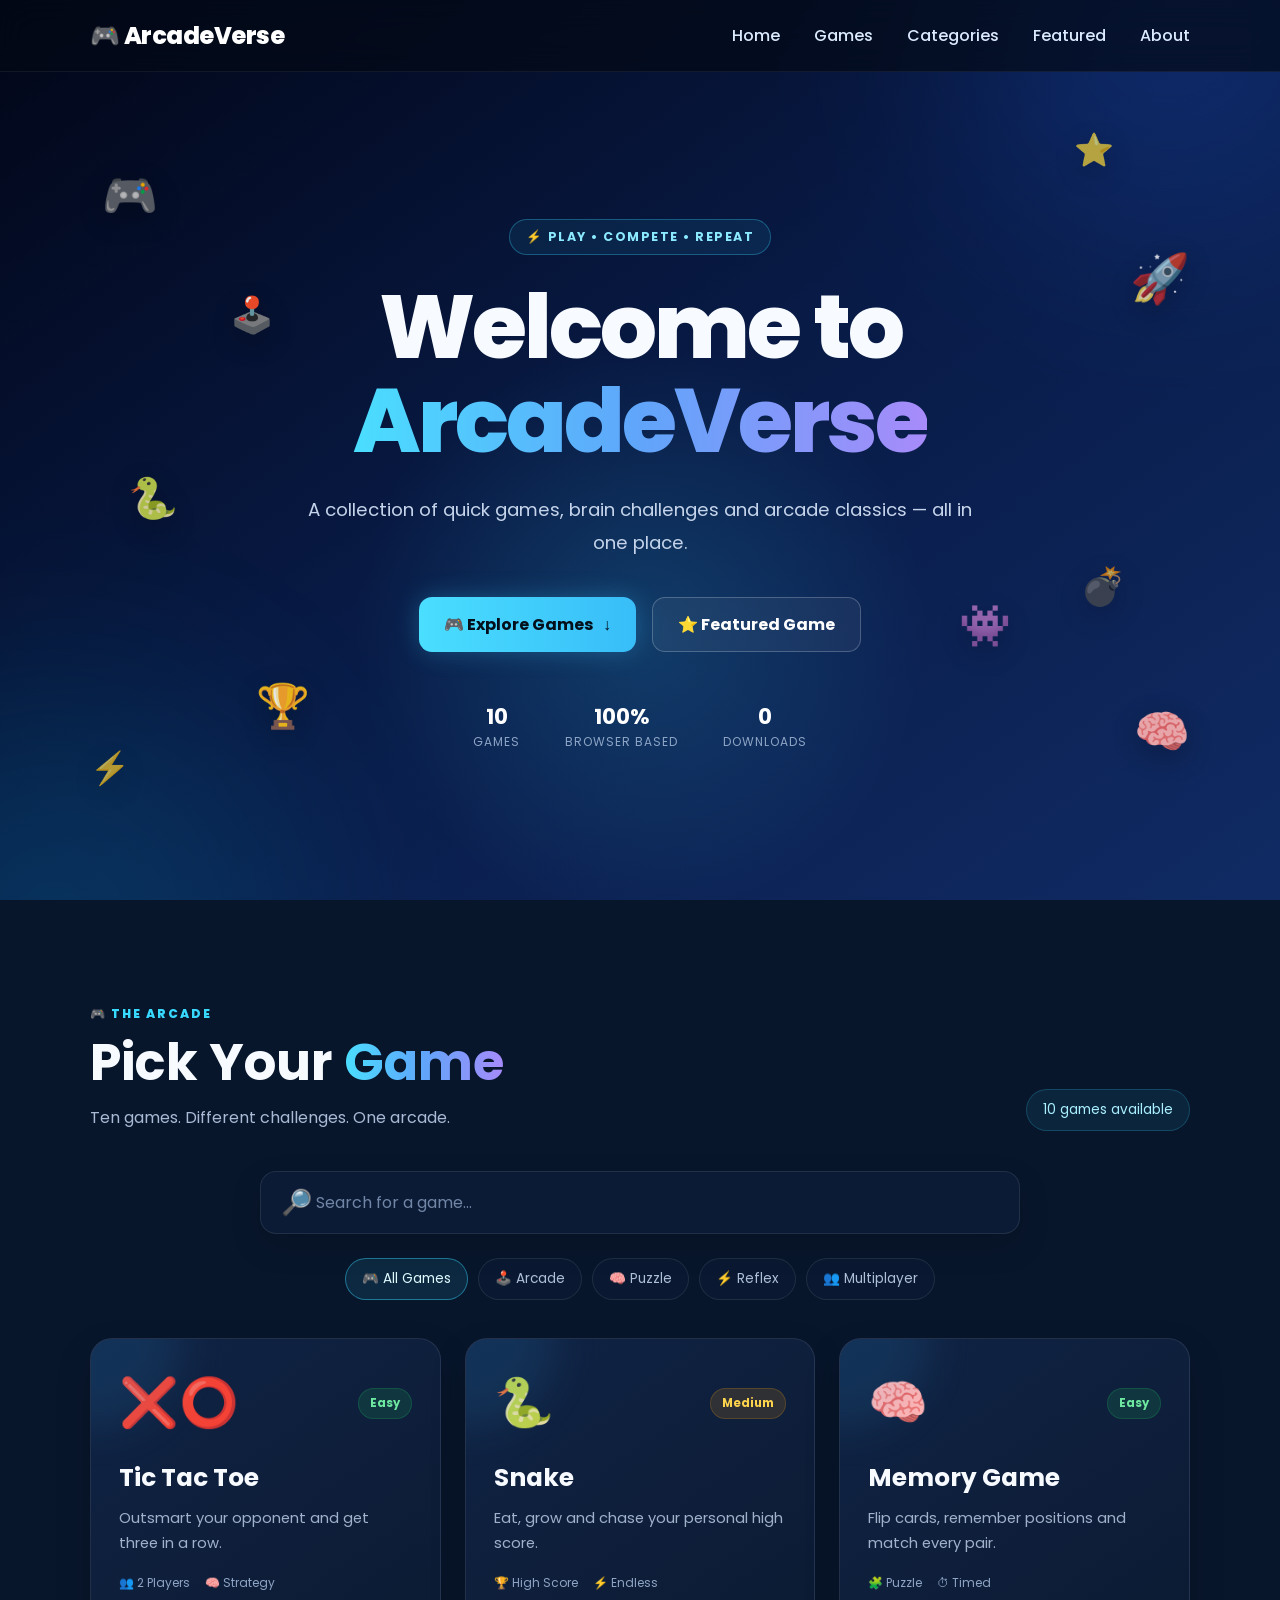
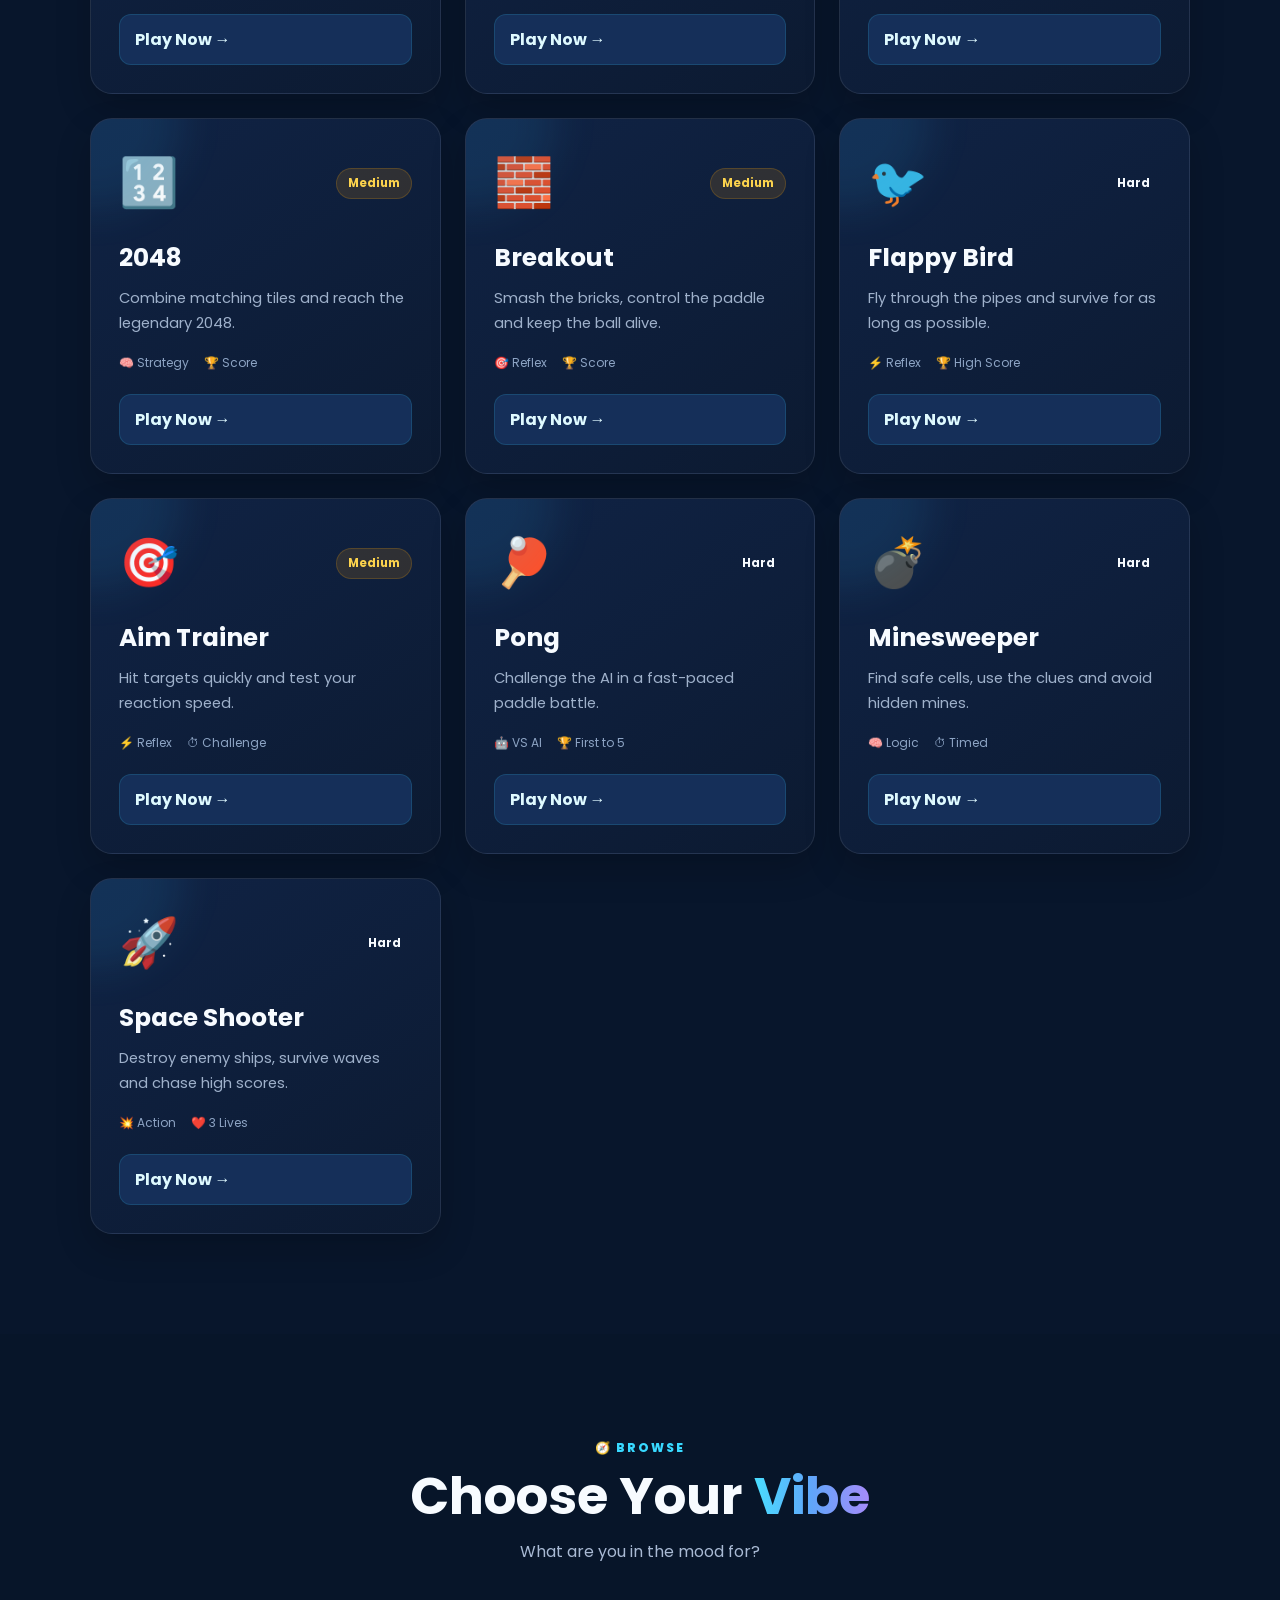
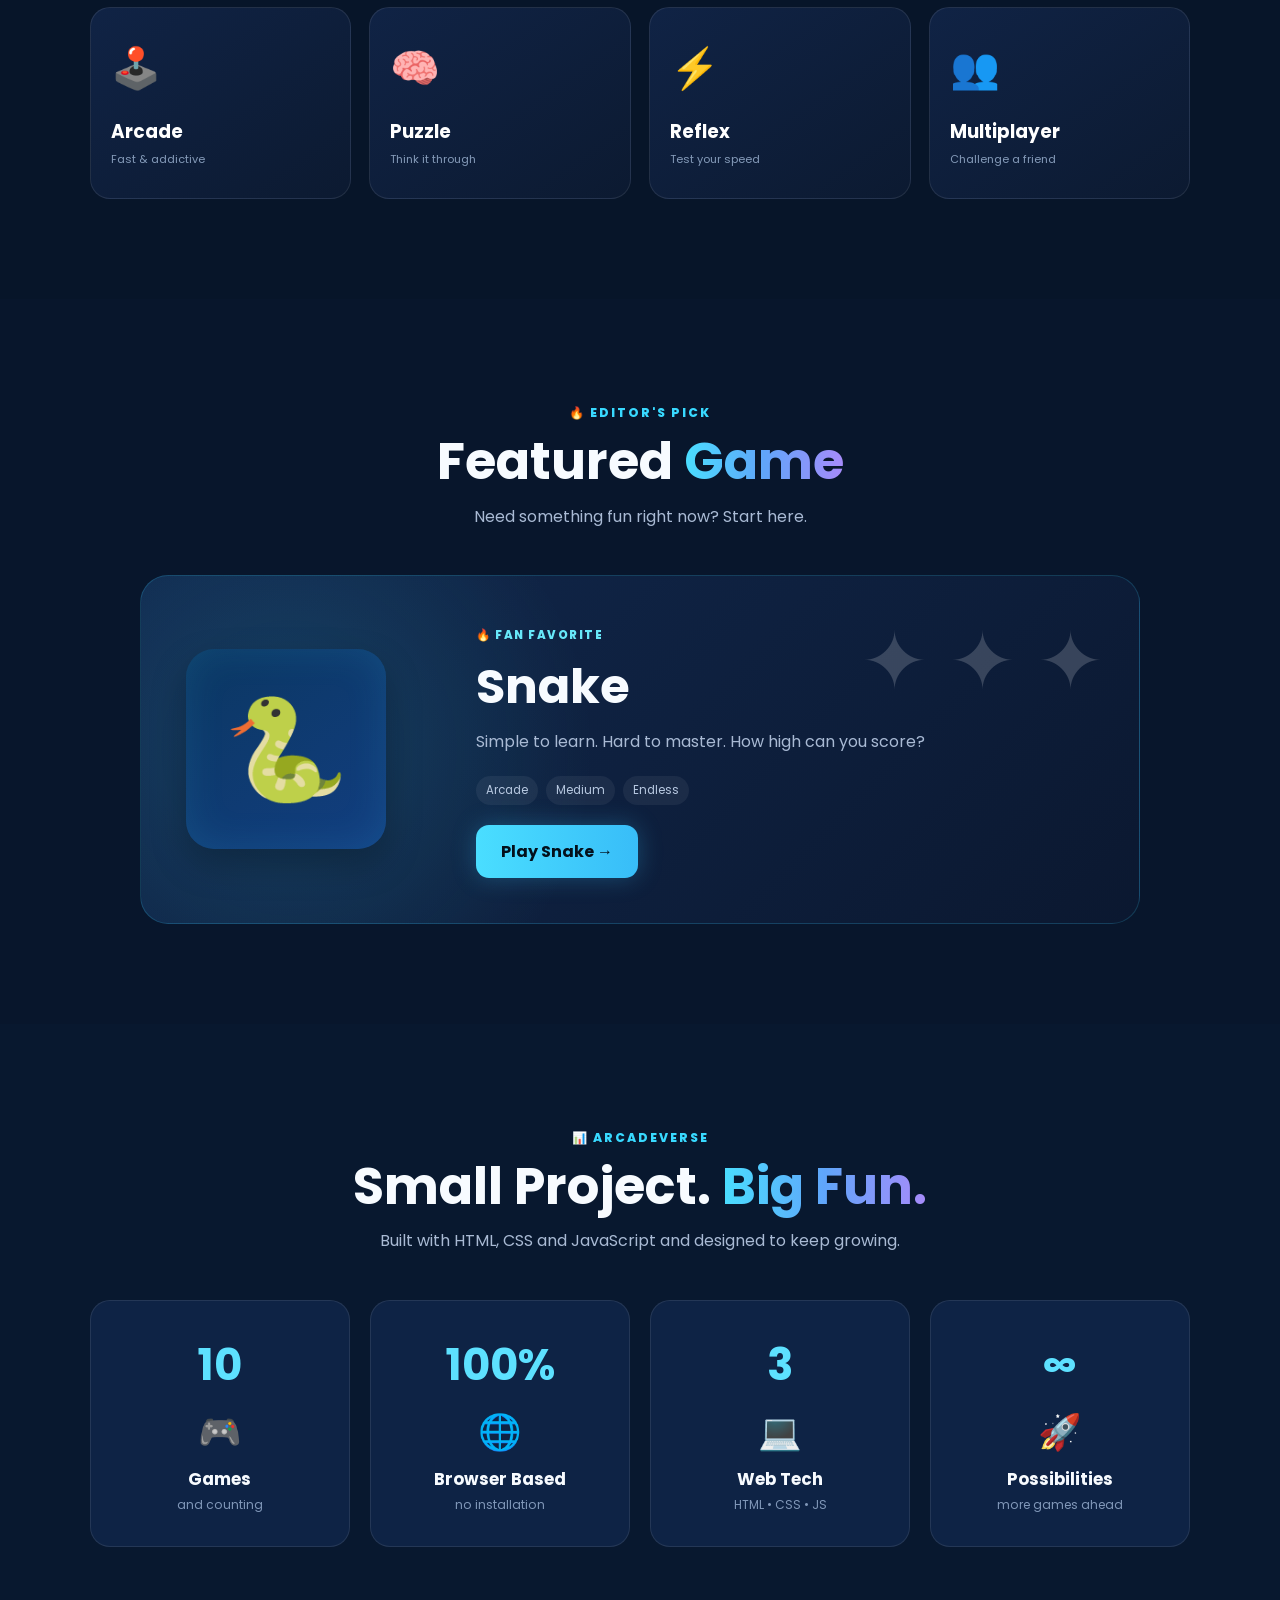
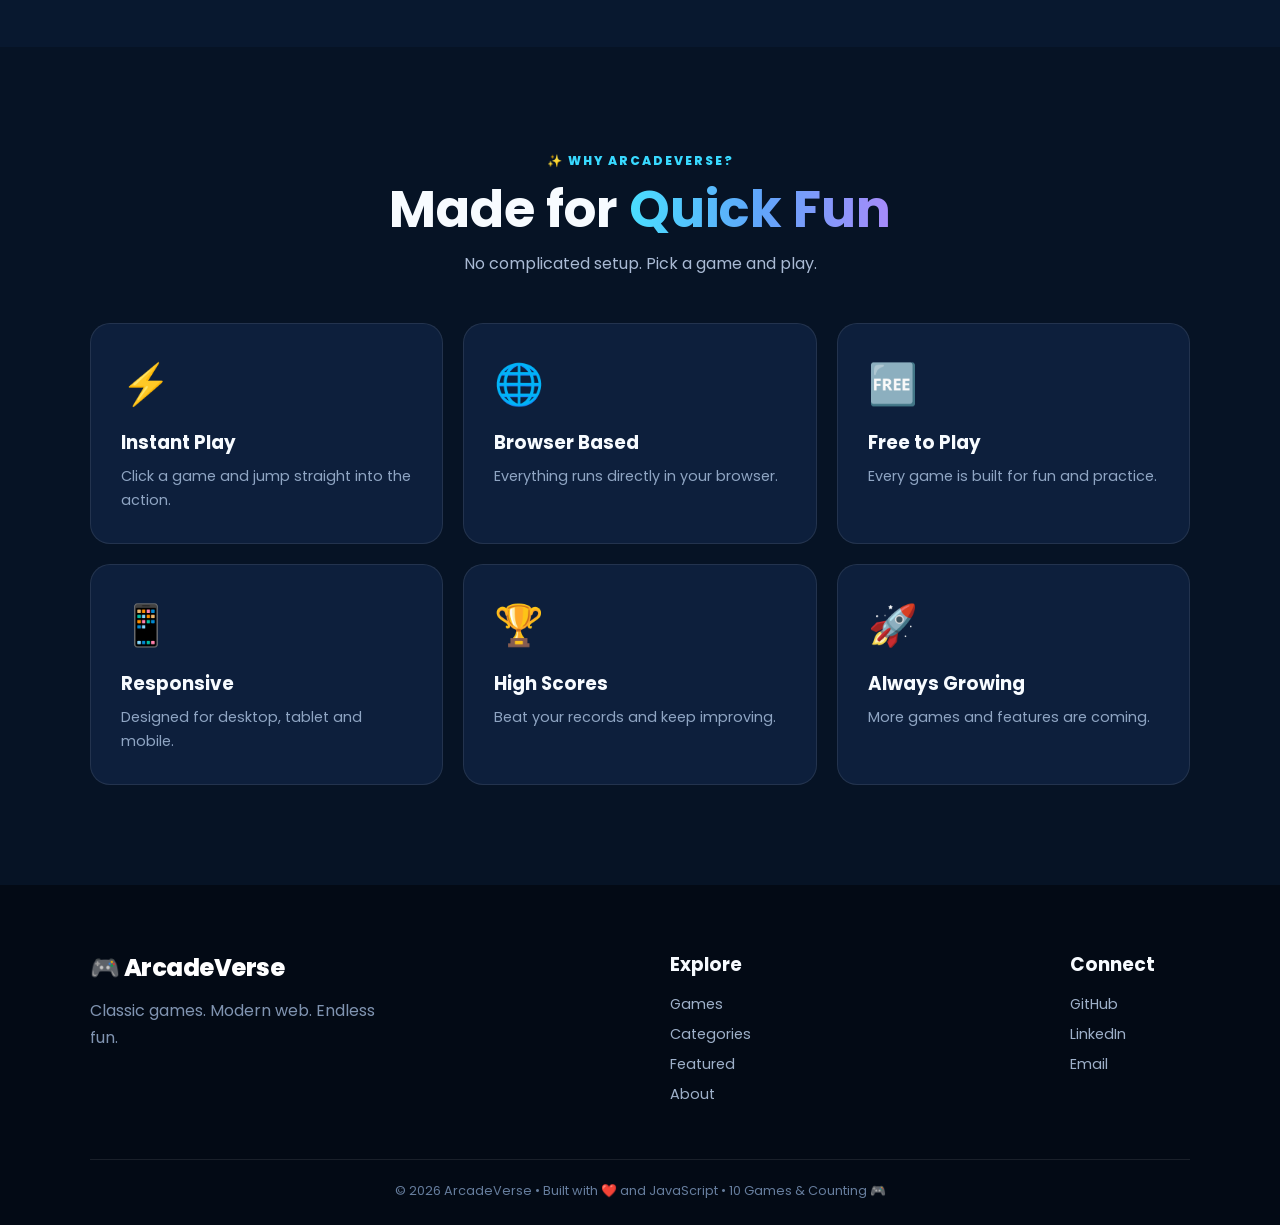
<file: index.html>
<!DOCTYPE html>
<html lang="en">

<head>

    <meta charset="UTF-8">

    <meta
        name="viewport"
        content="width=device-width, initial-scale=1.0"
    >

    <meta
        name="description"
        content="ArcadeVerse - fun browser games, challenges and endless entertainment."
    >

    <title>ArcadeVerse | Play. Compete. Repeat.</title>

    <link
        rel="preconnect"
        href="https://fonts.googleapis.com"
    >

    <link
        rel="preconnect"
        href="https://fonts.gstatic.com"
        crossorigin
    >

    <link
        href="https://fonts.googleapis.com/css2?family=Poppins:wght@300;400;500;600;700;800&display=swap"
        rel="stylesheet"
    >

    <link
        rel="stylesheet"
        href="css/style.css"
    >

</head>


<body>


<!-- =====================================================
     NAVBAR
===================================================== -->

<header class="site-header">

    <nav
        class="navbar"
        aria-label="Main navigation"
    >

        <a
            class="logo"
            href="#home"
        >
            🎮 ArcadeVerse
        </a>


        <button
            class="menu-toggle"
            id="menuToggle"
            aria-label="Open menu"
        >
            ☰
        </button>


        <ul
            class="nav-links"
            id="navLinks"
        >

            <li>
                <a href="#home">
                    Home
                </a>
            </li>

            <li>
                <a href="#games">
                    Games
                </a>
            </li>

            <li>
                <a href="#categories">
                    Categories
                </a>
            </li>

            <li>
                <a href="#featured">
                    Featured
                </a>
            </li>

            <li>
                <a href="#about">
                    About
                </a>
            </li>

        </ul>

    </nav>

</header>



<main>


<!-- =====================================================
     HERO
===================================================== -->

<section
    class="hero"
    id="home"
>


    <!-- Floating Emoji Decoration -->

    <div
        class="floating-emojis"
        aria-hidden="true"
    >

        <span class="float float-1">🎮</span>

        <span class="float float-2">🕹️</span>

        <span class="float float-3">⭐</span>

        <span class="float float-4">🚀</span>

        <span class="float float-5">🐍</span>

        <span class="float float-6">💣</span>

        <span class="float float-7">🏆</span>

        <span class="float float-8">👾</span>

        <span class="float float-9">⚡</span>

        <span class="float float-10">🧠</span>

    </div>


    <!-- Background Glow -->

    <div
        class="hero-glow glow-one"
        aria-hidden="true"
    ></div>

    <div
        class="hero-glow glow-two"
        aria-hidden="true"
    ></div>


    <div class="hero-content">


        <div class="hero-badge">

            ⚡ PLAY • COMPETE • REPEAT

        </div>


        <h1>

            Welcome to

            <span>
                ArcadeVerse
            </span>

        </h1>


        <p>

            A collection of quick games,
            brain challenges and arcade classics —
            all in one place.

        </p>


        <div class="hero-buttons">

            <a
                href="#games"
                class="btn-primary"
            >

                🎮 Explore Games

                <span>
                    ↓
                </span>

            </a>


            <a
                href="#featured"
                class="btn-secondary"
            >

                ⭐ Featured Game

            </a>

        </div>


        <div class="hero-mini-stats">


            <div>

                <strong id="heroGameCount">
                    10
                </strong>

                <span>
                    Games
                </span>

            </div>


            <div>

                <strong>
                    100%
                </strong>

                <span>
                    Browser Based
                </span>

            </div>


            <div>

                <strong>
                    0
                </strong>

                <span>
                    Downloads
                </span>

            </div>


        </div>


    </div>


</section>



<!-- =====================================================
     GAMES
===================================================== -->

<section
    class="games-section"
    id="games"
>


    <div class="section-heading">


        <div>

            <span class="eyebrow">
                🎮 THE ARCADE
            </span>


            <h2>

                Pick Your

                <span>
                    Game
                </span>

            </h2>


            <p>

                Ten games. Different challenges.
                One arcade.

            </p>

        </div>


        <div class="game-count-pill">

            <span id="visibleCount">
                10
            </span>

            games available

        </div>


    </div>



    <!-- SEARCH -->

    <div class="search-wrap">

        <span class="search-icon">
            🔎
        </span>


        <input
            type="search"
            id="searchBar"
            placeholder="Search for a game..."
            autocomplete="off"
            aria-label="Search games"
        >


        <button
            id="clearSearch"
            class="clear-search"
            type="button"
            aria-label="Clear search"
        >
            ×
        </button>

    </div>



    <!-- FILTERS -->

    <div
        class="filter-row"
        id="filterRow"
    >

        <button
            class="filter-btn active"
            data-category="all"
        >
            🎮 All Games
        </button>


        <button
            class="filter-btn"
            data-category="arcade"
        >
            🕹️ Arcade
        </button>


        <button
            class="filter-btn"
            data-category="puzzle"
        >
            🧠 Puzzle
        </button>


        <button
            class="filter-btn"
            data-category="reflex"
        >
            ⚡ Reflex
        </button>


        <button
            class="filter-btn"
            data-category="multiplayer"
        >
            👥 Multiplayer
        </button>

    </div>



    <!-- GAME GRID -->

    <div
        class="game-grid"
        id="gameGrid"
    >


        <!-- =========================================
             TIC TAC TOE
        ========================================== -->

        <article
            class="game-card"
            data-name="tic tac toe"
            data-category="multiplayer puzzle"
            data-difficulty="easy"
        >

            <div class="card-top">

                <span class="game-emoji">
                    ❌⭕
                </span>

                <span class="difficulty easy">
                    Easy
                </span>

            </div>


            <h3>
                Tic Tac Toe
            </h3>


            <p>
                Outsmart your opponent and
                get three in a row.
            </p>


            <div class="card-meta">

                <span>
                    👥 2 Players
                </span>

                <span>
                    🧠 Strategy
                </span>

            </div>


            <a
                href="games/tic-tac-toe.html"
                class="play-btn"
            >
                Play Now →
            </a>

        </article>



        <!-- =========================================
             SNAKE
        ========================================== -->

        <article
            class="game-card"
            data-name="snake"
            data-category="arcade reflex"
            data-difficulty="medium"
        >

            <div class="card-top">

                <span class="game-emoji">
                    🐍
                </span>

                <span class="difficulty medium">
                    Medium
                </span>

            </div>


            <h3>
                Snake
            </h3>


            <p>
                Eat, grow and chase your
                personal high score.
            </p>


            <div class="card-meta">

                <span>
                    🏆 High Score
                </span>

                <span>
                    ⚡ Endless
                </span>

            </div>


            <a
                href="games/snake.html"
                class="play-btn"
            >
                Play Now →
            </a>

        </article>



        <!-- =========================================
             MEMORY
        ========================================== -->

        <article
            class="game-card"
            data-name="memory game memory"
            data-category="puzzle"
            data-difficulty="easy"
        >

            <div class="card-top">

                <span class="game-emoji">
                    🧠
                </span>

                <span class="difficulty easy">
                    Easy
                </span>

            </div>


            <h3>
                Memory Game
            </h3>


            <p>
                Flip cards, remember positions
                and match every pair.
            </p>


            <div class="card-meta">

                <span>
                    🧩 Puzzle
                </span>

                <span>
                    ⏱ Timed
                </span>

            </div>


            <a
                href="games/memory.html"
                class="play-btn"
            >
                Play Now →
            </a>

        </article>



        <!-- =========================================
             2048
        ========================================== -->

        <article
            class="game-card"
            data-name="2048"
            data-category="puzzle"
            data-difficulty="medium"
        >

            <div class="card-top">

                <span class="game-emoji">
                    🔢
                </span>

                <span class="difficulty medium">
                    Medium
                </span>

            </div>


            <h3>
                2048
            </h3>


            <p>
                Combine matching tiles and
                reach the legendary 2048.
            </p>


            <div class="card-meta">

                <span>
                    🧠 Strategy
                </span>

                <span>
                    🏆 Score
                </span>

            </div>


            <a
                href="games/2048.html"
                class="play-btn"
            >
                Play Now →
            </a>

        </article>



        <!-- =========================================
             BREAKOUT
        ========================================== -->

        <article
            class="game-card"
            data-name="breakout brick breaker"
            data-category="arcade reflex"
            data-difficulty="medium"
        >

            <div class="card-top">

                <span class="game-emoji">
                    🧱
                </span>

                <span class="difficulty medium">
                    Medium
                </span>

            </div>


            <h3>
                Breakout
            </h3>


            <p>
                Smash the bricks, control the
                paddle and keep the ball alive.
            </p>


            <div class="card-meta">

                <span>
                    🎯 Reflex
                </span>

                <span>
                    🏆 Score
                </span>

            </div>


            <a
                href="games/breakout.html"
                class="play-btn"
            >
                Play Now →
            </a>

        </article>



        <!-- =========================================
             FLAPPY BIRD
        ========================================== -->

        <article
            class="game-card"
            data-name="flappy bird"
            data-category="arcade reflex"
            data-difficulty="hard"
        >

            <div class="card-top">

                <span class="game-emoji">
                    🐦
                </span>

                <span class="difficulty hard">
                    Hard
                </span>

            </div>


            <h3>
                Flappy Bird
            </h3>


            <p>
                Fly through the pipes and
                survive for as long as possible.
            </p>


            <div class="card-meta">

                <span>
                    ⚡ Reflex
                </span>

                <span>
                    🏆 High Score
                </span>

            </div>


            <a
                href="games/flappy-bird.html"
                class="play-btn"
            >
                Play Now →
            </a>

        </article>



        <!-- =========================================
             AIM TRAINER
        ========================================== -->

        <article
            class="game-card"
            data-name="aim trainer aim"
            data-category="reflex arcade"
            data-difficulty="medium"
        >

            <div class="card-top">

                <span class="game-emoji">
                    🎯
                </span>

                <span class="difficulty medium">
                    Medium
                </span>

            </div>


            <h3>
                Aim Trainer
            </h3>


            <p>
                Hit targets quickly and test
                your reaction speed.
            </p>


            <div class="card-meta">

                <span>
                    ⚡ Reflex
                </span>

                <span>
                    ⏱ Challenge
                </span>

            </div>


            <a
                href="games/aim-trainer.html"
                class="play-btn"
            >
                Play Now →
            </a>

        </article>



        <!-- =========================================
             PONG
        ========================================== -->

        <article
            class="game-card"
            data-name="pong"
            data-category="arcade multiplayer"
            data-difficulty="hard"
        >

            <div class="card-top">

                <span class="game-emoji">
                    🏓
                </span>

                <span class="difficulty hard">
                    Hard
                </span>

            </div>


            <h3>
                Pong
            </h3>


            <p>
                Challenge the AI in a fast-paced
                paddle battle.
            </p>


            <div class="card-meta">

                <span>
                    🤖 VS AI
                </span>

                <span>
                    🏆 First to 5
                </span>

            </div>


            <a
                href="games/pong.html"
                class="play-btn"
            >
                Play Now →
            </a>

        </article>



        <!-- =========================================
             MINESWEEPER
        ========================================== -->

        <article
            class="game-card"
            data-name="minesweeper mines"
            data-category="puzzle"
            data-difficulty="hard"
        >

            <div class="card-top">

                <span class="game-emoji">
                    💣
                </span>

                <span class="difficulty hard">
                    Hard
                </span>

            </div>


            <h3>
                Minesweeper
            </h3>


            <p>
                Find safe cells, use the clues
                and avoid hidden mines.
            </p>


            <div class="card-meta">

                <span>
                    🧠 Logic
                </span>

                <span>
                    ⏱ Timed
                </span>

            </div>


            <a
                href="games/minesweeper.html"
                class="play-btn"
            >
                Play Now →
            </a>

        </article>



        <!-- =========================================
             SPACE SHOOTER
        ========================================== -->

        <article
            class="game-card"
            data-name="space shooter spaceship"
            data-category="arcade reflex"
            data-difficulty="hard"
        >

            <div class="card-top">

                <span class="game-emoji">
                    🚀
                </span>

                <span class="difficulty hard">
                    Hard
                </span>

            </div>


            <h3>
                Space Shooter
            </h3>


            <p>
                Destroy enemy ships, survive
                waves and chase high scores.
            </p>


            <div class="card-meta">

                <span>
                    💥 Action
                </span>

                <span>
                    ❤️ 3 Lives
                </span>

            </div>


            <a
                href="games/space-shooter.html"
                class="play-btn"
            >
                Play Now →
            </a>

        </article>


    </div>



    <!-- NO RESULTS -->

    <div
        class="no-results"
        id="noResults"
        hidden
    >

        <div>
            🎮
        </div>

        <h3>
            No games found
        </h3>

        <p>
            Try another search or choose
            a different category.
        </p>

        <button
            class="reset-btn"
            id="resetFilters"
        >
            Show All Games
        </button>

    </div>


</section>



<!-- =====================================================
     CATEGORIES
===================================================== -->

<section
    class="categories"
    id="categories"
>


    <div class="section-heading centered">

        <span class="eyebrow">
            🧭 BROWSE
        </span>


        <h2>

            Choose Your

            <span>
                Vibe
            </span>

        </h2>


        <p>
            What are you in the mood for?
        </p>

    </div>



    <div class="category-grid">


        <button
            class="category-card"
            data-category-jump="arcade"
        >

            <span>
                🕹️
            </span>

            <strong>
                Arcade
            </strong>

            <small>
                Fast & addictive
            </small>

        </button>


        <button
            class="category-card"
            data-category-jump="puzzle"
        >

            <span>
                🧠
            </span>

            <strong>
                Puzzle
            </strong>

            <small>
                Think it through
            </small>

        </button>


        <button
            class="category-card"
            data-category-jump="reflex"
        >

            <span>
                ⚡
            </span>

            <strong>
                Reflex
            </strong>

            <small>
                Test your speed
            </small>

        </button>


        <button
            class="category-card"
            data-category-jump="multiplayer"
        >

            <span>
                👥
            </span>

            <strong>
                Multiplayer
            </strong>

            <small>
                Challenge a friend
            </small>

        </button>


    </div>


</section>



<!-- =====================================================
     FEATURED GAME
===================================================== -->

<section
    class="featured"
    id="featured"
>


    <div class="section-heading centered">

        <span class="eyebrow">
            🔥 EDITOR'S PICK
        </span>


        <h2>

            Featured

            <span>
                Game
            </span>

        </h2>


        <p>
            Need something fun right now?
            Start here.
        </p>

    </div>



    <div class="featured-banner">


        <div class="featured-art">

            🐍

        </div>


        <div class="featured-content">


            <span class="featured-label">
                🔥 FAN FAVORITE
            </span>


            <h3>
                Snake
            </h3>


            <p>
                Simple to learn.
                Hard to master.
                How high can you score?
            </p>


            <div class="featured-tags">

                <span>
                    Arcade
                </span>

                <span>
                    Medium
                </span>

                <span>
                    Endless
                </span>

            </div>


            <a
                href="games/snake.html"
                class="btn-primary"
            >
                Play Snake →
            </a>


        </div>


        <div
            class="featured-decoration"
            aria-hidden="true"
        >
            ✦ ✦ ✦
        </div>


    </div>


</section>



<!-- =====================================================
     STATS
===================================================== -->

<section
    class="stats"
    id="about"
>


    <div class="section-heading centered">


        <span class="eyebrow">
            📊 ARCADEVERSE
        </span>


        <h2>

            Small Project.

            <span>
                Big Fun.
            </span>

        </h2>


        <p>
            Built with HTML, CSS and JavaScript
            and designed to keep growing.
        </p>


    </div>



    <div class="stats-container">


        <div class="stat-card">

            <strong id="statGames">
                10
            </strong>

            <span>
                🎮
            </span>

            <h3>
                Games
            </h3>

            <p>
                and counting
            </p>

        </div>


        <div class="stat-card">

            <strong>
                100%
            </strong>

            <span>
                🌐
            </span>

            <h3>
                Browser Based
            </h3>

            <p>
                no installation
            </p>

        </div>


        <div class="stat-card">

            <strong>
                3
            </strong>

            <span>
                💻
            </span>

            <h3>
                Web Tech
            </h3>

            <p>
                HTML • CSS • JS
            </p>

        </div>


        <div class="stat-card">

            <strong>
                ∞
            </strong>

            <span>
                🚀
            </span>

            <h3>
                Possibilities
            </h3>

            <p>
                more games ahead
            </p>

        </div>


    </div>


</section>



<!-- =====================================================
     FEATURES
===================================================== -->

<section class="features">


    <div class="section-heading centered">


        <span class="eyebrow">
            ✨ WHY ARCADEVERSE?
        </span>


        <h2>

            Made for

            <span>
                Quick Fun
            </span>

        </h2>


        <p>
            No complicated setup.
            Pick a game and play.
        </p>


    </div>



    <div class="features-grid">


        <div class="feature-card">

            <div class="feature-icon">
                ⚡
            </div>

            <h3>
                Instant Play
            </h3>

            <p>
                Click a game and jump
                straight into the action.
            </p>

        </div>


        <div class="feature-card">

            <div class="feature-icon">
                🌐
            </div>

            <h3>
                Browser Based
            </h3>

            <p>
                Everything runs directly
                in your browser.
            </p>

        </div>


        <div class="feature-card">

            <div class="feature-icon">
                🆓
            </div>

            <h3>
                Free to Play
            </h3>

            <p>
                Every game is built
                for fun and practice.
            </p>

        </div>


        <div class="feature-card">

            <div class="feature-icon">
                📱
            </div>

            <h3>
                Responsive
            </h3>

            <p>
                Designed for desktop,
                tablet and mobile.
            </p>

        </div>


        <div class="feature-card">

            <div class="feature-icon">
                🏆
            </div>

            <h3>
                High Scores
            </h3>

            <p>
                Beat your records and
                keep improving.
            </p>

        </div>


        <div class="feature-card">

            <div class="feature-icon">
                🚀
            </div>

            <h3>
                Always Growing
            </h3>

            <p>
                More games and features
                are coming.
            </p>

        </div>


    </div>


</section>


</main>



<!-- =====================================================
     FOOTER
===================================================== -->

<footer class="footer">


    <div class="footer-container">


        <div class="footer-logo">

            <a
                class="logo"
                href="#home"
            >
                🎮 ArcadeVerse
            </a>


            <p>
                Classic games.
                Modern web.
                Endless fun.
            </p>

        </div>



        <div class="footer-links">

            <h3>
                Explore
            </h3>

            <a href="#games">
                Games
            </a>

            <a href="#categories">
                Categories
            </a>

            <a href="#featured">
                Featured
            </a>

            <a href="#about">
                About
            </a>

        </div>



        <div class="footer-social">

            <h3>
                Connect
            </h3>

            <a
                href="https://github.com/ruchaakadam"
                target="_blank"
                rel="noopener noreferrer"
            >
                GitHub
            </a>

            <a
                href="https://www.linkedin.com/in/ruchaakadam/"
                target="_blank"
                rel="noopener noreferrer"
            >
                LinkedIn
            </a>

            <a href="mailto:ruchaakadam.17@gmail.com">
                Email
            </a>

        </div>


    </div>



    <div class="footer-bottom">

        © 2026 ArcadeVerse
        • Built with ❤️ and JavaScript
        • 10 Games & Counting 🎮

    </div>


</footer>



<!-- BACK TO TOP -->

<button
    id="topBtn"
    title="Go to top"
    aria-label="Go to top"
>
    ↑
</button>



<script src="js/script.js"></script>


<!-- =====================================================
     FLOATING EMOJI ANIMATION
===================================================== -->

<script>

    /*
     * Give the floating emojis a tiny random
     * horizontal movement so the hero feels alive.
     */

    const floatingEmojis =
        document.querySelectorAll(
            ".floating-emojis .float"
        );


    floatingEmojis.forEach(
        (emoji, index) => {

            emoji.style.animationDelay =
                `${index * 0.35}s`;

        }
    );


</script>


</body>

</html>
</file>
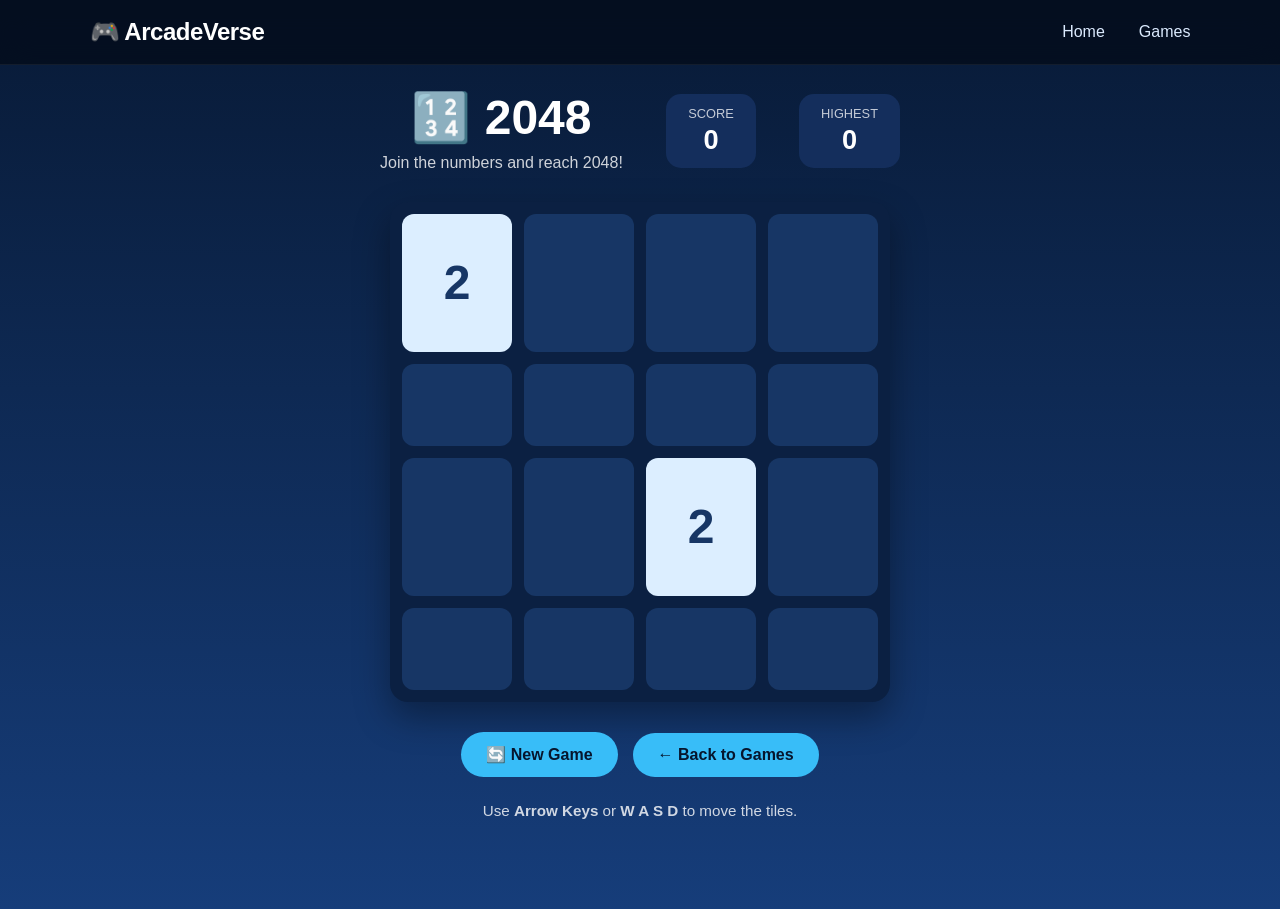
<file: games/2048.html>
<!DOCTYPE html>
<html lang="en">
<head>
    <meta charset="UTF-8">
    <meta name="viewport" content="width=device-width, initial-scale=1.0">

    <title>2048 | ArcadeVerse</title>

    <link rel="stylesheet" href="../css/style.css">
    <link rel="stylesheet" href="../css/2048.css?v=2">
    
</head>

<body>

    <nav class="navbar">
        <div class="logo">🎮 ArcadeVerse</div>

        <div class="nav-links">
            <a href="../index.html">Home</a>
            <a href="../index.html#games">Games</a>
        </div>
    </nav>

    <main class="game2048-container">

        <div class="game-header">

            <div>
                <h1>🔢 2048</h1>
                <p>Join the numbers and reach 2048!</p>
            </div>

            <div class="score-box">
                <span>Score</span>
                <strong id="score">0</strong>
            </div>

        </div>

        <div class="game-board" id="game-board">
            <!-- Tiles are created using JavaScript -->
        </div>

        <div class="game-controls">

            <button id="new-game-btn">
                🔄 New Game
            </button>

            <a href="../index.html#games" class="back-btn">
                ← Back to Games
            </a>

        </div>

        <p class="instructions">
            Use <strong>Arrow Keys</strong> or <strong>W A S D</strong> to move the tiles.
        </p>

        <div id="game-message" class="game-message hidden">
            <h2>Game Over! 😢</h2>
            <p>No more moves available.</p>
            <button id="try-again-btn">Try Again</button>
        </div>

    </main>

    <script src="../js/2048.js"></script>

</body>
</html>
</file>
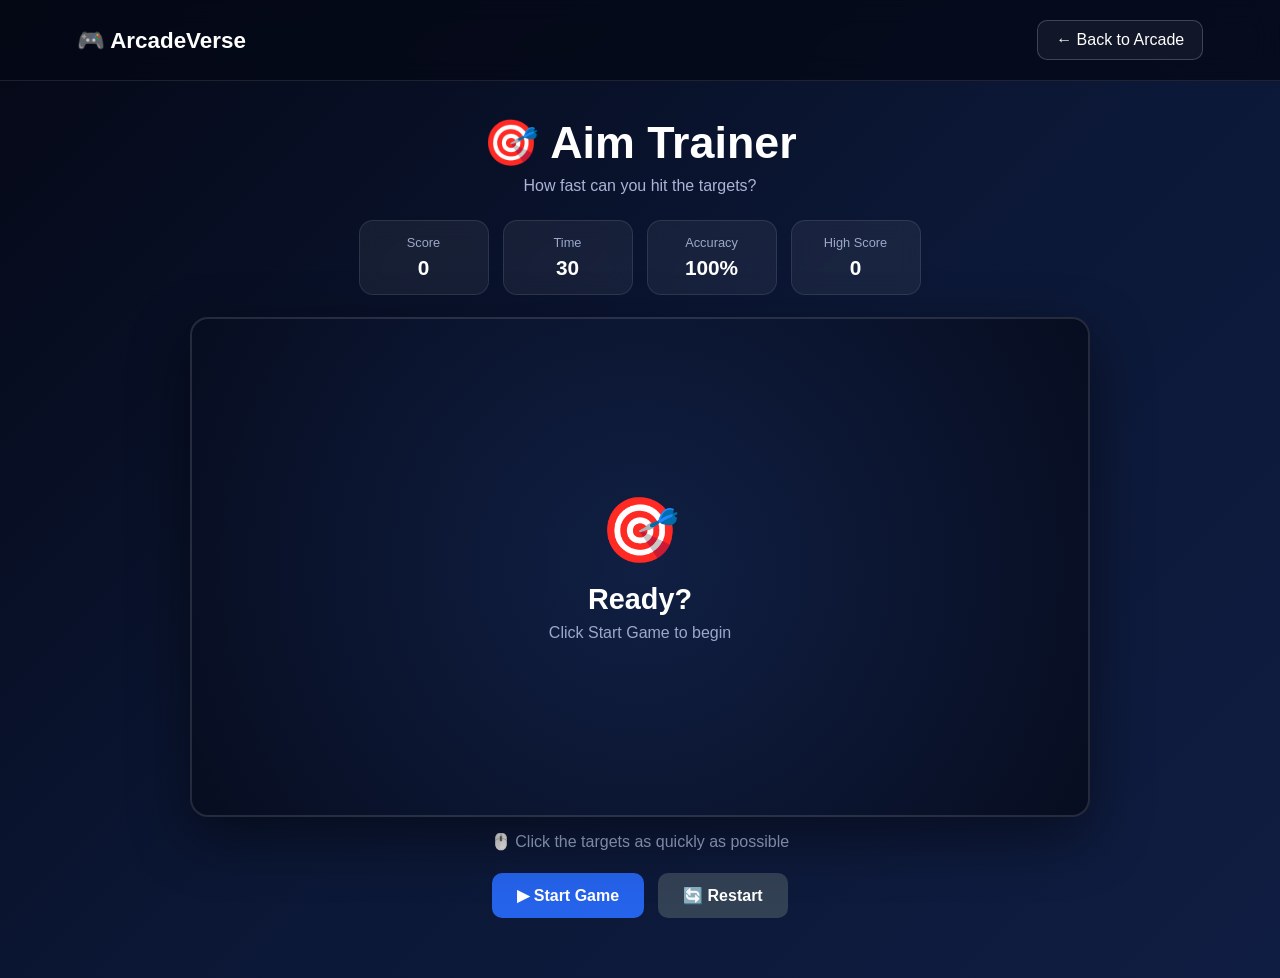
<file: games/aim-trainer.html>
<!DOCTYPE html>
<html lang="en">

<head>
    <meta charset="UTF-8">

    <meta
        name="viewport"
        content="width=device-width, initial-scale=1.0"
    >

    <title>Aim Trainer | ArcadeVerse</title>

    <link
        rel="stylesheet"
        href="../css/aim-trainer.css"
    >
</head>

<body>

    <!-- ================================
         NAVBAR
    ================================= -->

    <nav class="game-nav">

        <div class="logo">
            🎮 ArcadeVerse
        </div>

        <a
            href="../index.html"
            class="back-btn"
        >
            ← Back to Arcade
        </a>

    </nav>


    <!-- ================================
         MAIN
    ================================= -->

    <main class="game-container">

        <h1>🎯 Aim Trainer</h1>

        <p class="subtitle">
            How fast can you hit the targets?
        </p>


        <!-- ================================
             SCOREBOARD
        ================================= -->

        <div class="scoreboard">

            <div class="score-card">

                <span>
                    Score
                </span>

                <strong id="score">
                    0
                </strong>

            </div>


            <div class="score-card">

                <span>
                    Time
                </span>

                <strong id="time">
                    30
                </strong>

            </div>


            <div class="score-card">

                <span>
                    Accuracy
                </span>

                <strong id="accuracy">
                    100%
                </strong>

            </div>


            <div class="score-card">

                <span>
                    High Score
                </span>

                <strong id="highScore">
                    0
                </strong>

            </div>

        </div>


        <!-- ================================
             GAME AREA
        ================================= -->

        <div
            id="gameArea"
            class="game-area"
        >

            <div
                id="startMessage"
                class="start-message"
            >

                <div class="start-icon">
                    🎯
                </div>

                <h2>
                    Ready?
                </h2>

                <p>
                    Click Start Game to begin
                </p>

            </div>


            <button
                id="target"
                class="target hidden"
                aria-label="Target"
            >
            </button>

        </div>


        <!-- ================================
             CONTROLS
        ================================= -->

        <p class="controls">
            🖱️ Click the targets as quickly as possible
        </p>


        <!-- ================================
             BUTTONS
        ================================= -->

        <div class="buttons">

            <button id="startBtn">
                ▶ Start Game
            </button>

            <button id="restartBtn">
                🔄 Restart
            </button>

        </div>


        <!-- ================================
             GAME OVER
        ================================= -->

        <div
            id="gameOver"
            class="game-over hidden"
        >

            <div class="game-over-box">

                <h2>
                    🏁 Time's Up!
                </h2>

                <div class="results">

                    <p>
                        Score:
                        <strong id="finalScore">
                            0
                        </strong>
                    </p>

                    <p>
                        Accuracy:
                        <strong id="finalAccuracy">
                            0%
                        </strong>
                    </p>

                    <p>
                        Targets Hit:
                        <strong id="finalHits">
                            0
                        </strong>
                    </p>

                </div>

                <button id="playAgainBtn">
                    🎯 Play Again
                </button>

            </div>

        </div>

    </main>


    <script src="../js/aim-trainer.js"></script>

</body>

</html>
</file>
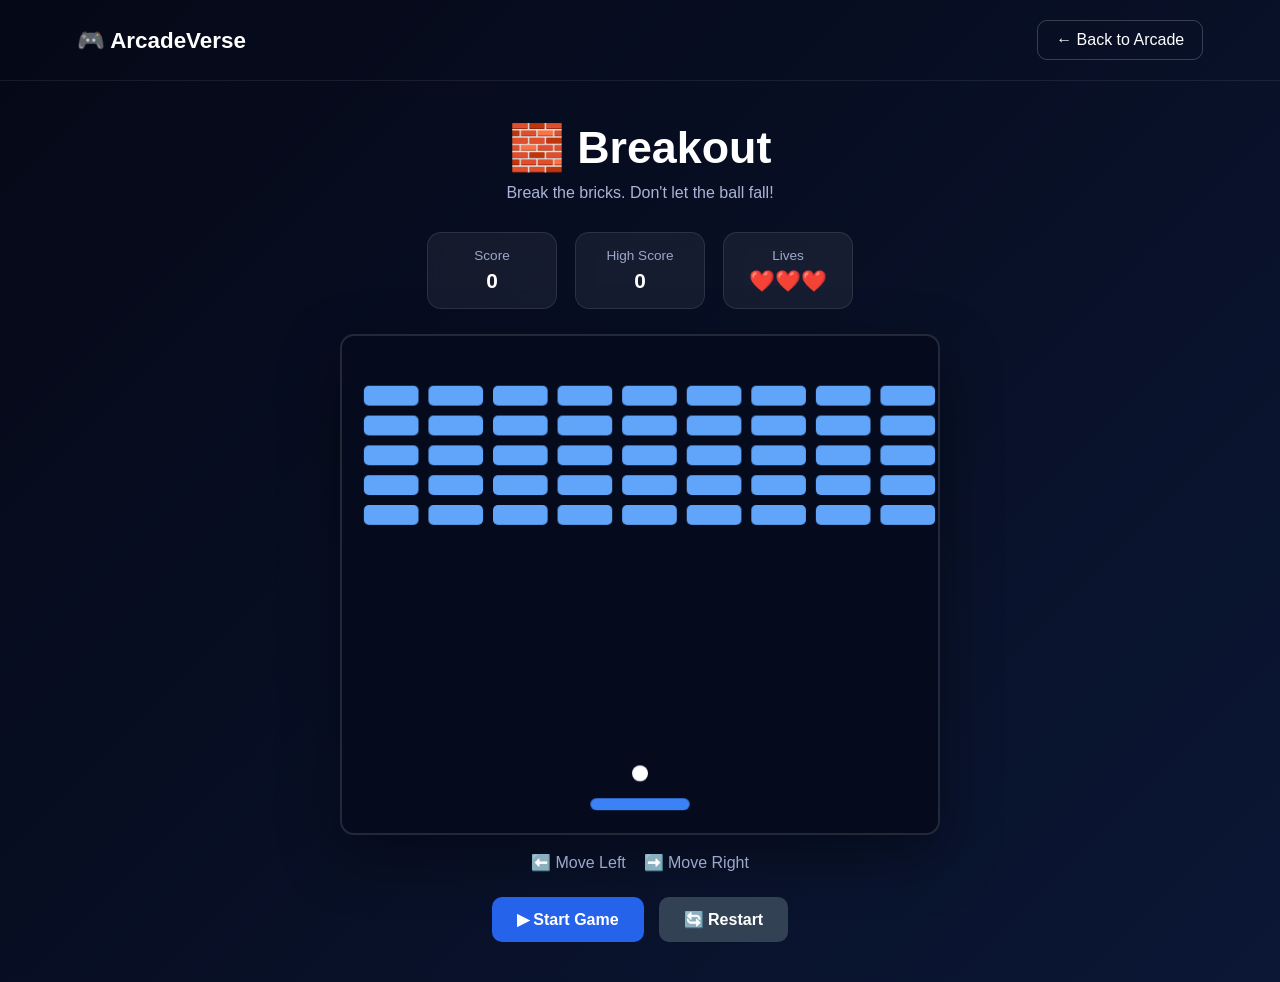
<file: games/breakout.html>
<!DOCTYPE html>
<html lang="en">
<head>
    <meta charset="UTF-8">
    <meta name="viewport" content="width=device-width, initial-scale=1.0">

    <title>Breakout | ArcadeVerse</title>

    <link rel="stylesheet" href="../css/breakout.css">
</head>

<body>

    <nav class="game-nav">
        <div class="logo">🎮 ArcadeVerse</div>

        <a href="../index.html" class="back-btn">
            ← Back to Arcade
        </a>
    </nav>


    <main class="game-container">

        <h1>🧱 Breakout</h1>

        <p class="subtitle">
            Break the bricks. Don't let the ball fall!
        </p>


        <!-- SCOREBOARD -->

        <div class="scoreboard">

            <div class="score-card">
                <span>Score</span>
                <strong id="score">0</strong>
            </div>

            <div class="score-card">
                <span>High Score</span>
                <strong id="highScore">0</strong>
            </div>

            <div class="score-card">
                <span>Lives</span>
                <strong id="lives">❤️❤️❤️</strong>
            </div>

        </div>


        <!-- GAME -->

        <div class="canvas-wrapper">

            <canvas
                id="breakoutCanvas"
                width="600"
                height="500">
            </canvas>

        </div>


        <!-- CONTROLS -->

        <p class="controls">
            ⬅️ Move Left &nbsp;&nbsp; ➡️ Move Right
        </p>


        <div class="buttons">

            <button id="startBtn">
                ▶ Start Game
            </button>

            <button id="restartBtn">
                🔄 Restart
            </button>

        </div>


        <!-- GAME OVER -->

        <div id="gameOver" class="game-over hidden">

            <div class="game-over-box">

                <h2 id="gameOverTitle">
                    Game Over!
                </h2>

                <p>
                    Your Score:
                    <strong id="finalScore">0</strong>
                </p>

                <button id="playAgainBtn">
                    🎮 Play Again
                </button>

            </div>

        </div>

    </main>


    <script src="../js/breakout.js"></script>

</body>
</html>
</file>
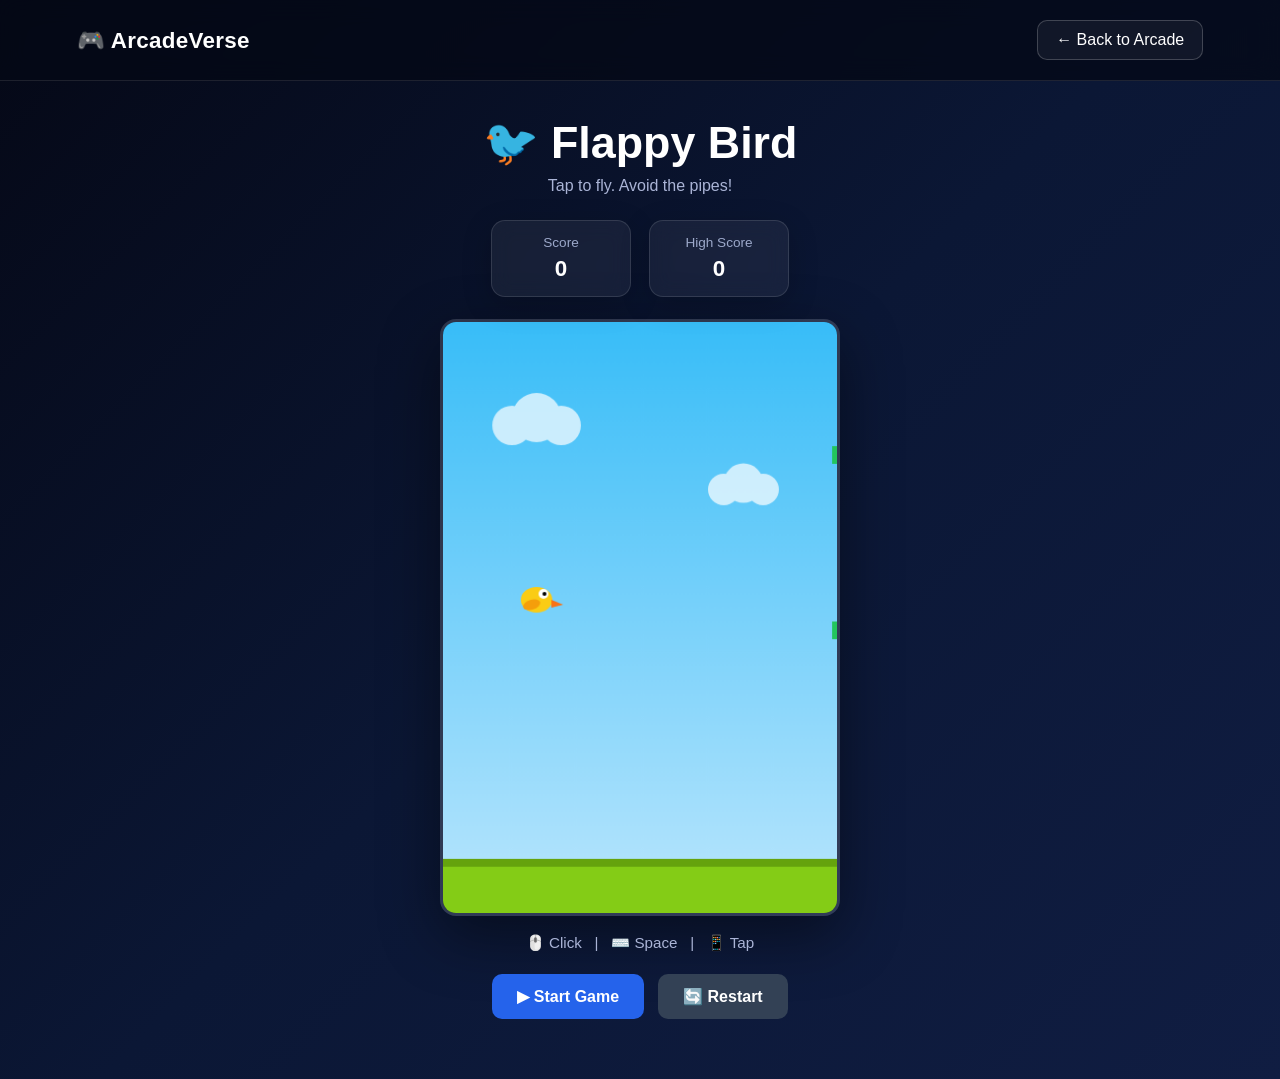
<file: games/flappy-bird.html>
<!DOCTYPE html>
<html lang="en">
<head>
    <meta charset="UTF-8">
    <meta name="viewport" content="width=device-width, initial-scale=1.0">

    <title>Flappy Bird | ArcadeVerse</title>

    <!-- IMPORTANT: CSS is one folder above games, then inside css -->
    <link rel="stylesheet" href="../css/flappy-bird.css">
</head>

<body>

    <!-- ================================
         NAVBAR
    ================================= -->

    <nav class="game-nav">

        <div class="logo">
            🎮 ArcadeVerse
        </div>

        <a href="../index.html" class="back-btn">
            ← Back to Arcade
        </a>

    </nav>


    <!-- ================================
         MAIN GAME AREA
    ================================= -->

    <main class="game-container">

        <h1>🐦 Flappy Bird</h1>

        <p class="subtitle">
            Tap to fly. Avoid the pipes!
        </p>


        <!-- ================================
             SCOREBOARD
        ================================= -->

        <div class="scoreboard">

            <div class="score-card">
                <span>Score</span>
                <strong id="score">0</strong>
            </div>

            <div class="score-card">
                <span>High Score</span>
                <strong id="highScore">0</strong>
            </div>

        </div>


        <!-- ================================
             CANVAS
        ================================= -->

        <div class="canvas-wrapper">

            <canvas
                id="flappyCanvas"
                width="400"
                height="600">
            </canvas>

        </div>


        <!-- ================================
             CONTROLS
        ================================= -->

        <p class="controls">
            🖱️ Click &nbsp; | &nbsp;
            ⌨️ Space &nbsp; | &nbsp;
            📱 Tap
        </p>


        <!-- ================================
             BUTTONS
        ================================= -->

        <div class="buttons">

            <button id="startBtn">
                ▶ Start Game
            </button>

            <button id="restartBtn">
                🔄 Restart
            </button>

        </div>


        <!-- ================================
             GAME OVER POPUP
        ================================= -->

        <div id="gameOver" class="game-over hidden">

            <div class="game-over-box">

                <h2 id="gameOverTitle">
                    💀 Game Over!
                </h2>

                <p>
                    Your Score:
                    <strong id="finalScore">0</strong>
                </p>

                <button id="playAgainBtn">
                    🎮 Play Again
                </button>

            </div>

        </div>

    </main>


    <!-- IMPORTANT: JavaScript -->
    <script src="../js/flappy-bird.js"></script>

</body>
</html>
</file>
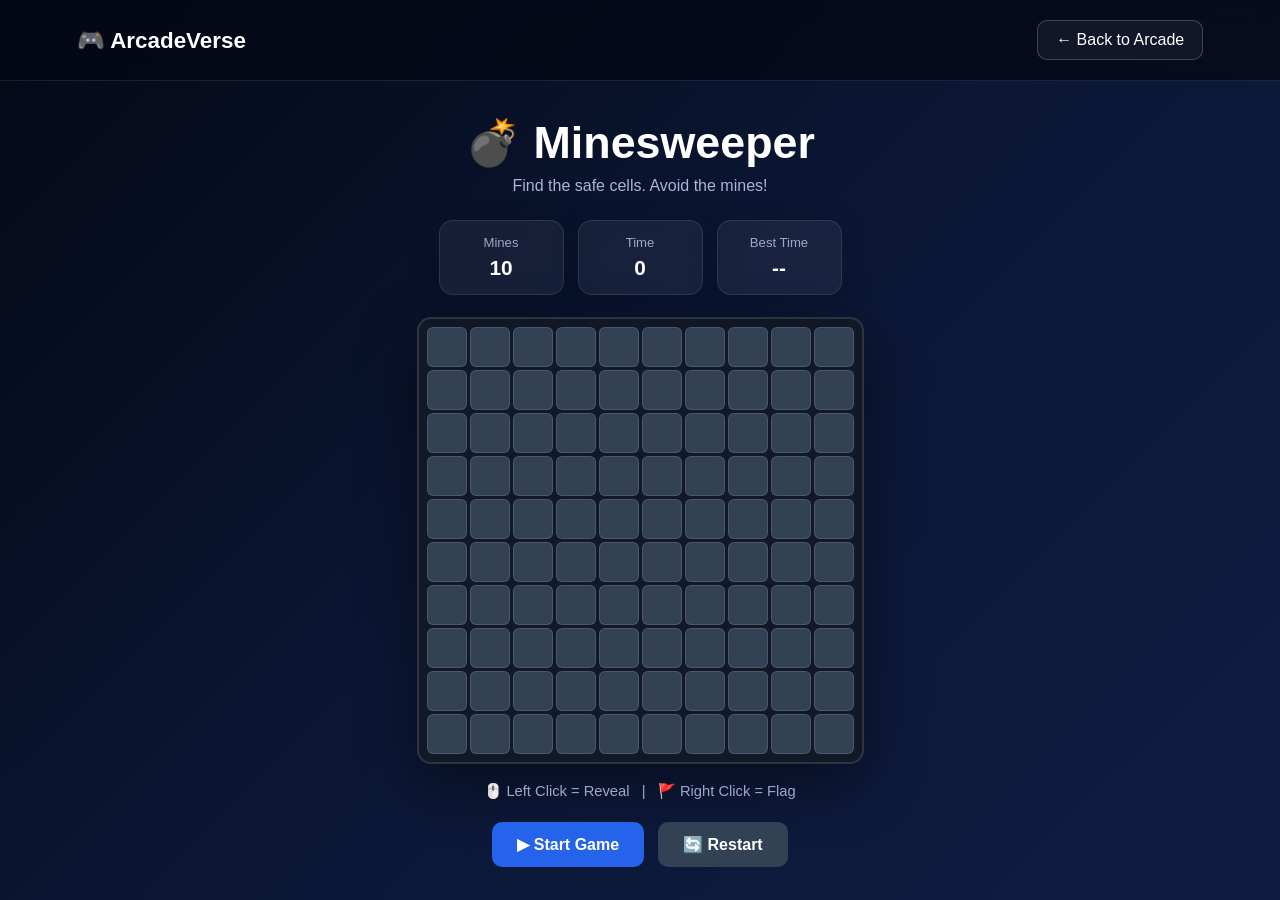
<file: games/minesweeper.html>
<!DOCTYPE html>
<html lang="en">

<head>

    <meta charset="UTF-8">

    <meta
        name="viewport"
        content="width=device-width, initial-scale=1.0"
    >

    <title>Minesweeper | ArcadeVerse</title>

    <link
        rel="stylesheet"
        href="../css/minesweeper.css"
    >

</head>


<body>


    <!-- NAVBAR -->

    <nav class="game-nav">

        <div class="logo">
            🎮 ArcadeVerse
        </div>

        <a
            href="../index.html"
            class="back-btn"
        >
            ← Back to Arcade
        </a>

    </nav>



    <!-- GAME -->

    <main class="game-container">

        <h1>
            💣 Minesweeper
        </h1>

        <p class="subtitle">
            Find the safe cells. Avoid the mines!
        </p>



        <!-- SCOREBOARD -->

        <div class="scoreboard">

            <div class="score-card">

                <span>
                    Mines
                </span>

                <strong id="mineCount">
                    10
                </strong>

            </div>


            <div class="score-card">

                <span>
                    Time
                </span>

                <strong id="timer">
                    0
                </strong>

            </div>


            <div class="score-card">

                <span>
                    Best Time
                </span>

                <strong id="bestTime">
                    --
                </strong>

            </div>

        </div>



        <!-- GAME BOARD -->

        <div class="board-wrapper">

            <div
                id="gameBoard"
                class="game-board"
            >
            </div>

        </div>



        <!-- CONTROLS -->

        <p class="controls">

            🖱️ Left Click = Reveal
            &nbsp;&nbsp;|&nbsp;&nbsp;
            🚩 Right Click = Flag

        </p>



        <!-- BUTTONS -->

        <div class="buttons">

            <button id="startBtn">
                ▶ Start Game
            </button>

            <button id="restartBtn">
                🔄 Restart
            </button>

        </div>



        <!-- GAME OVER -->

        <div
            id="gameOver"
            class="game-over hidden"
        >

            <div class="game-over-box">

                <h2 id="gameOverTitle">
                    💣 Game Over!
                </h2>


                <p id="gameOverMessage">
                    You hit a mine!
                </p>


                <p class="result-time">
                    Time:
                    <strong id="finalTime">
                        0
                    </strong>
                    seconds
                </p>


                <button id="playAgainBtn">
                    🎮 Play Again
                </button>

            </div>

        </div>


    </main>



    <script src="../js/minesweeper.js"></script>

</body>

</html>
</file>
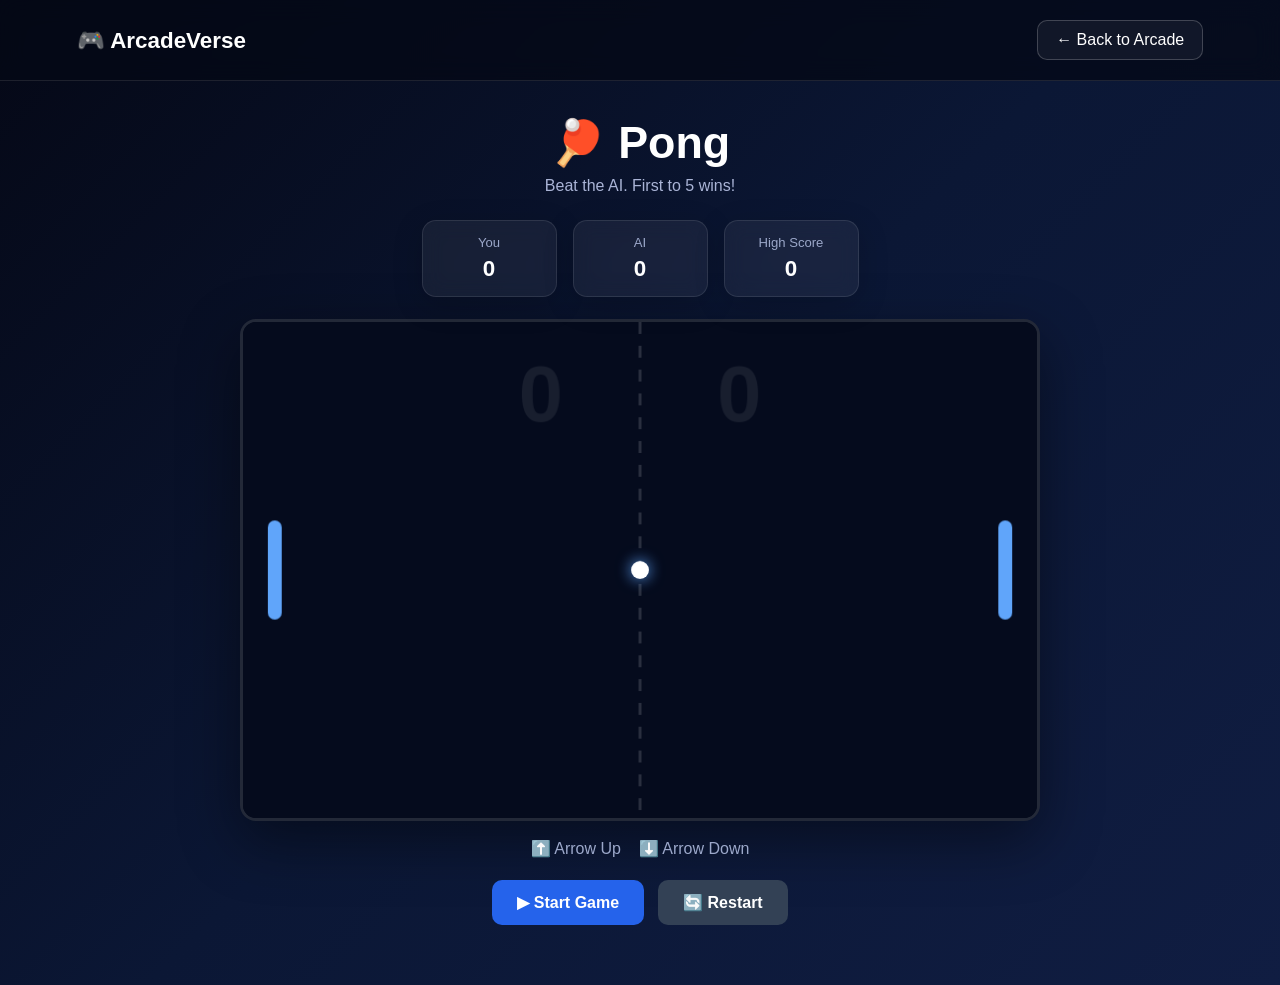
<file: games/pong.html>
<!DOCTYPE html>
<html lang="en">

<head>

    <meta charset="UTF-8">

    <meta
        name="viewport"
        content="width=device-width, initial-scale=1.0"
    >

    <title>Pong | ArcadeVerse</title>

    <link
        rel="stylesheet"
        href="../css/pong.css"
    >

</head>


<body>


    <!-- ================================
         NAVBAR
    ================================= -->

    <nav class="game-nav">

        <div class="logo">
            🎮 ArcadeVerse
        </div>

        <a
            href="../index.html"
            class="back-btn"
        >
            ← Back to Arcade
        </a>

    </nav>



    <!-- ================================
         GAME
    ================================= -->

    <main class="game-container">

        <h1>
            🏓 Pong
        </h1>

        <p class="subtitle">
            Beat the AI. First to 5 wins!
        </p>



        <!-- SCORE -->

        <div class="scoreboard">

            <div class="score-card">

                <span>
                    You
                </span>

                <strong id="playerScore">
                    0
                </strong>

            </div>


            <div class="score-card">

                <span>
                    AI
                </span>

                <strong id="aiScore">
                    0
                </strong>

            </div>


            <div class="score-card">

                <span>
                    High Score
                </span>

                <strong id="highScore">
                    0
                </strong>

            </div>

        </div>



        <!-- CANVAS -->

        <div class="canvas-wrapper">

            <canvas
                id="pongCanvas"
                width="800"
                height="500"
            >
            </canvas>

        </div>



        <!-- CONTROLS -->

        <p class="controls">

            ⬆️ Arrow Up
            &nbsp;&nbsp;
            ⬇️ Arrow Down

        </p>



        <!-- BUTTONS -->

        <div class="buttons">

            <button id="startBtn">
                ▶ Start Game
            </button>

            <button id="restartBtn">
                🔄 Restart
            </button>

        </div>



        <!-- GAME OVER -->

        <div
            id="gameOver"
            class="game-over hidden"
        >

            <div class="game-over-box">

                <h2 id="gameOverTitle">
                        🏆 You Win!
                </h2>


                <p>
                    Final Score
                </p>


                <strong
                    id="finalScore"
                    class="final-score"
                >
                    0 - 0
                </strong>


               <button id="playAgainBtn">
                     ▶ Start Next Round
                </button>
            </div>

        </div>


    </main>



    <script src="../js/pong.js"></script>

</body>

</html>
</file>
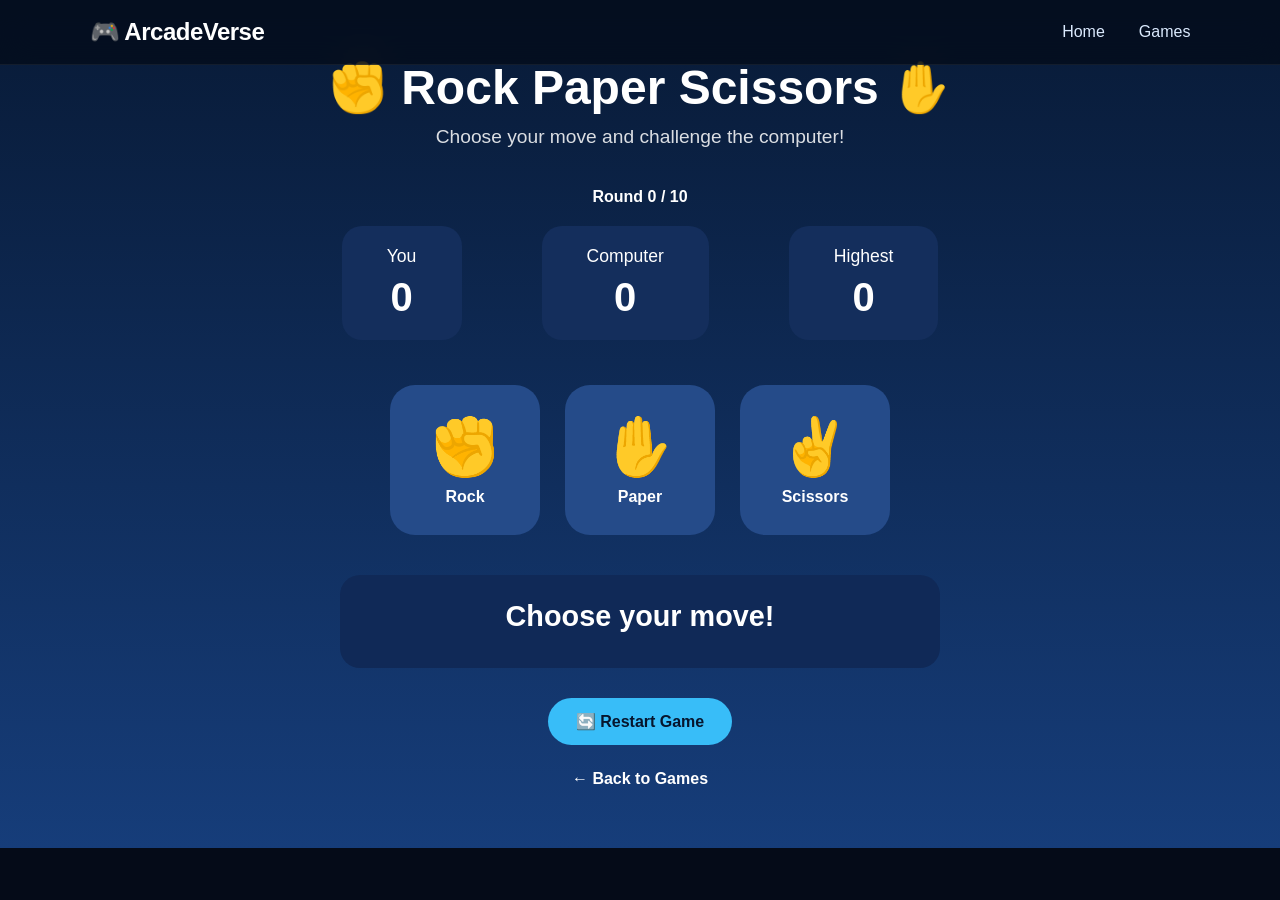
<file: games/rock-paper-scissors.html>
<!DOCTYPE html>
<html lang="en">
<head>
    <meta charset="UTF-8">
    <meta name="viewport" content="width=device-width, initial-scale=1.0">

    <title>Rock Paper Scissors | ArcadeVerse</title>

    <link rel="stylesheet" href="../css/style.css">
    <link rel="stylesheet" href="../css/rock-paper-scissors.css">
</head>

<body>

    <nav class="navbar">
        <div class="logo">🎮 ArcadeVerse</div>

        <div class="nav-links">
            <a href="../index.html">Home</a>
            <a href="../index.html#games">Games</a>
        </div>
    </nav>

    <main class="rps-container">

        <h1>✊ Rock Paper Scissors ✋</h1>

        <p class="subtitle">
            Choose your move and challenge the computer!
        </p>

        <div class="scoreboard">
            <div>
                <span>You</span>
                <strong id="player-score">0</strong>
            </div>

            <div>
                <span>Computer</span>
                <strong id="computer-score">0</strong>
            </div>
        </div>

        <div class="choices">

            <button class="choice" data-choice="rock">
                ✊
                <span>Rock</span>
            </button>

            <button class="choice" data-choice="paper">
                ✋
                <span>Paper</span>
            </button>

            <button class="choice" data-choice="scissors">
                ✌️
                <span>Scissors</span>
            </button>

        </div>

        <div class="result-box">
            <p id="result">Choose your move!</p>
            <p id="moves"></p>
        </div>

        <button id="restart-btn">🔄 Restart Game</button>

        <a href="../index.html#games" class="home-btn">
            ← Back to Games
        </a>

    </main>

    <script src="../js/rock-paper-scissors.js"></script>

</body>
</html>
</file>
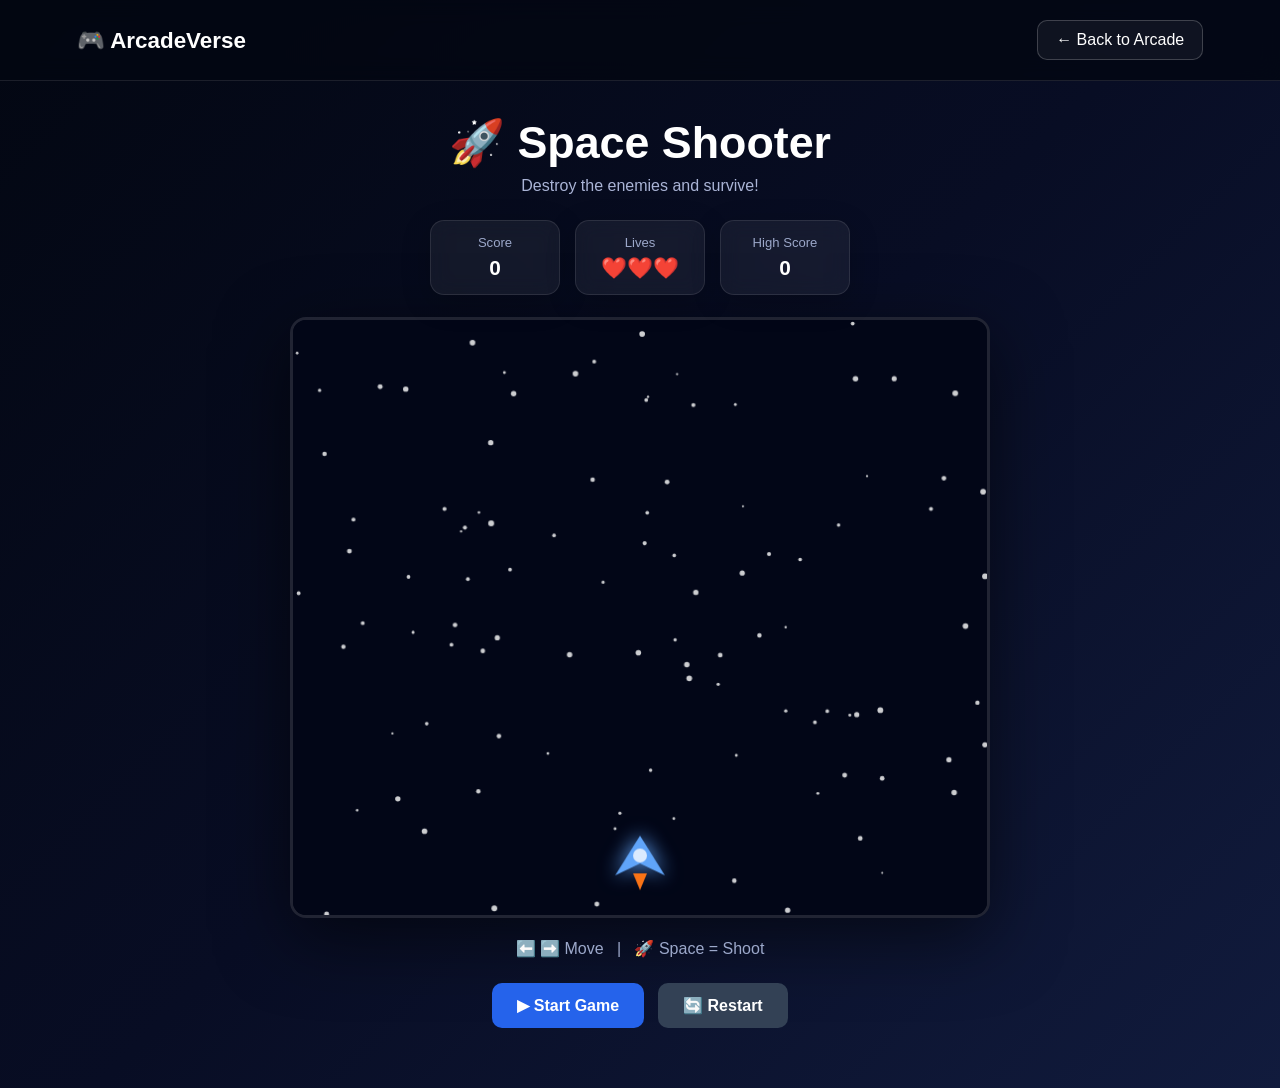
<file: games/space-shooter.html>
<!DOCTYPE html>
<html lang="en">

<head>

    <meta charset="UTF-8">

    <meta
        name="viewport"
        content="width=device-width, initial-scale=1.0"
    >

    <title>Space Shooter | ArcadeVerse</title>

    <link
        rel="stylesheet"
        href="../css/space-shooter.css"
    >

</head>


<body>


    <!-- =================================
         NAVBAR
    ================================== -->

    <nav class="game-nav">

        <div class="logo">
            🎮 ArcadeVerse
        </div>

        <a
            href="../index.html"
            class="back-btn"
        >
            ← Back to Arcade
        </a>

    </nav>



    <!-- =================================
         GAME CONTAINER
    ================================== -->

    <main class="game-container">

        <h1>
            🚀 Space Shooter
        </h1>

        <p class="subtitle">
            Destroy the enemies and survive!
        </p>



        <!-- =================================
             SCOREBOARD
        ================================== -->

        <div class="scoreboard">

            <div class="score-card">

                <span>
                    Score
                </span>

                <strong id="score">
                    0
                </strong>

            </div>


            <div class="score-card">

                <span>
                    Lives
                </span>

                <strong id="lives">
                    ❤️❤️❤️
                </strong>

            </div>


            <div class="score-card">

                <span>
                    High Score
                </span>

                <strong id="highScore">
                    0
                </strong>

            </div>

        </div>



        <!-- =================================
             GAME AREA
        ================================== -->

        <div class="game-wrapper">

            <canvas
                id="gameCanvas"
                width="700"
                height="600"
            >
            </canvas>

        </div>



        <!-- =================================
             CONTROLS
        ================================== -->

        <p class="controls">

            ⬅️ ➡️ Move
            &nbsp;&nbsp;|&nbsp;&nbsp;
            🚀 Space = Shoot

        </p>



        <!-- =================================
             BUTTONS
        ================================== -->

        <div class="buttons">

            <button id="startBtn">
                ▶ Start Game
            </button>

            <button id="restartBtn">
                🔄 Restart
            </button>

        </div>



        <!-- =================================
             GAME OVER
        ================================== -->

        <div
            id="gameOver"
            class="game-over hidden"
        >

            <div class="game-over-box">

                <h2 id="gameOverTitle">
                    💀 Game Over!
                </h2>


                <p>
                    Final Score
                </p>


                <strong
                    id="finalScore"
                    class="final-score"
                >
                    0
                </strong>


                <button id="playAgainBtn">
                    🚀 Play Again
                </button>

            </div>

        </div>


    </main>



    <script src="../js/space-shooter.js"></script>

</body>

</html>
</file>
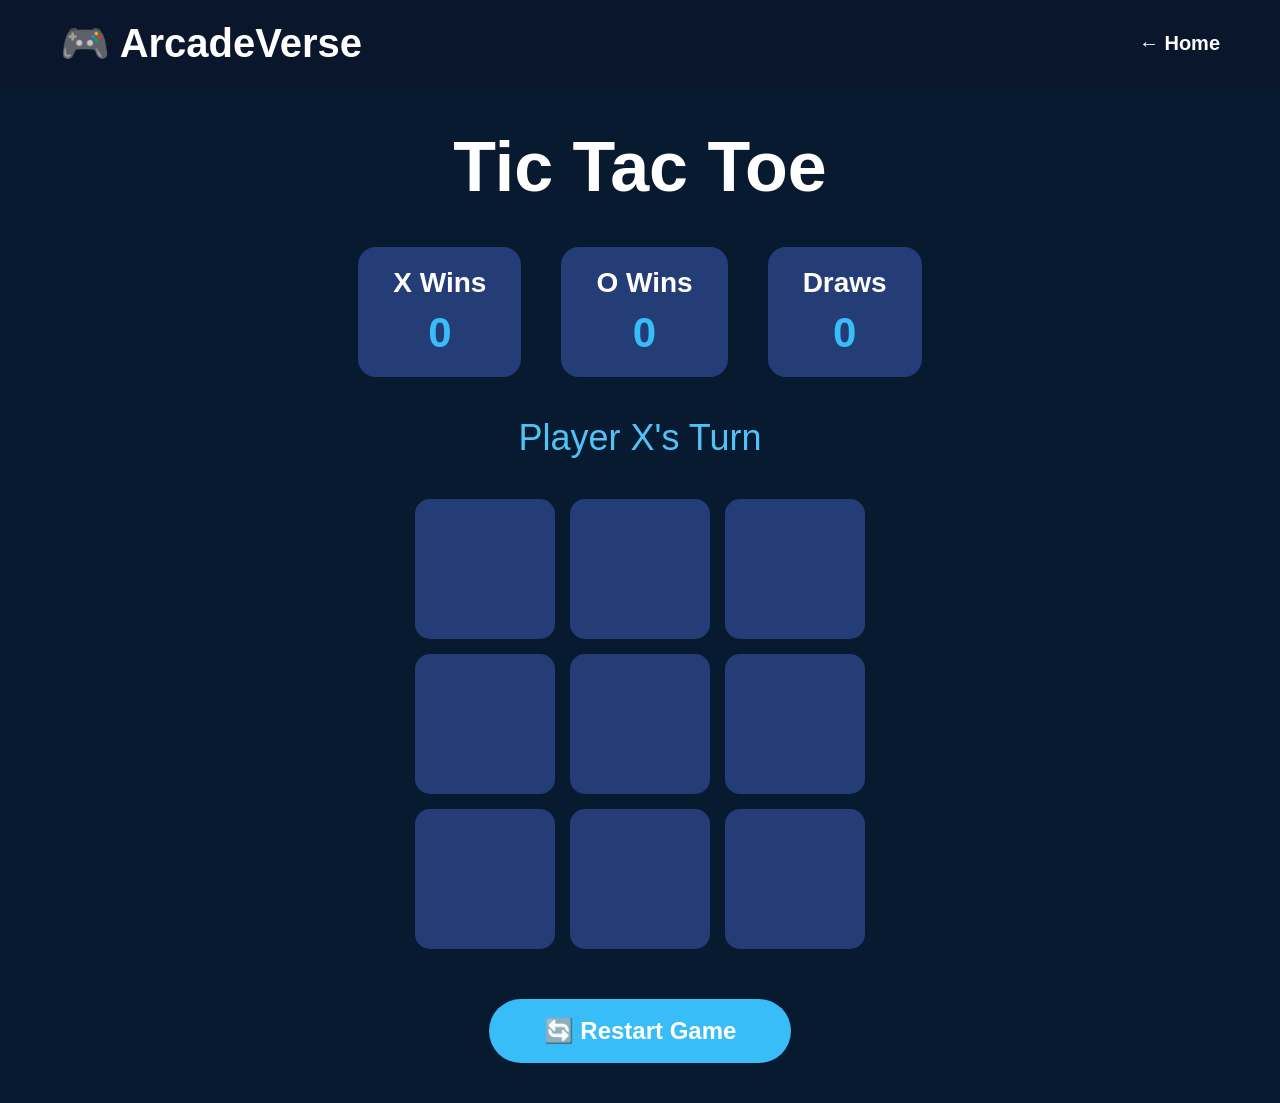
<file: games/tic-tac-toe.html>
<!DOCTYPE html>
<html lang="en">
<head>

    <meta charset="UTF-8">
    <meta name="viewport" content="width=device-width, initial-scale=1.0">

    <title>Tic Tac Toe | ArcadeVerse</title>

    <link rel="stylesheet" href="../css/tic-tac-toe.css">

</head>

<body>

    <!-- ================= NAVBAR ================= -->

    <nav class="navbar">

        <h2>🎮 ArcadeVerse</h2>

        <a href="../index.html" class="back-btn">
            ← Home
        </a>

    </nav>

    <!-- ================= GAME ================= -->

    <div class="game-container">

        <h1>Tic Tac Toe</h1>

        <!-- Scoreboard -->

        <div class="scoreboard">

            <div class="score-card">
                <h3>X Wins</h3>
                <p id="xScore">0</p>
            </div>

            <div class="score-card">
                <h3>O Wins</h3>
                <p id="oScore">0</p>
            </div>

            <div class="score-card">
                <h3>Draws</h3>
                <p id="drawScore">0</p>
            </div>

        </div>

        <!-- Turn -->

        <div class="turn">
            Player X's Turn
        </div>

        <!-- Board -->

        <div class="board">

            <div class="cell"></div>
            <div class="cell"></div>
            <div class="cell"></div>

            <div class="cell"></div>
            <div class="cell"></div>
            <div class="cell"></div>

            <div class="cell"></div>
            <div class="cell"></div>
            <div class="cell"></div>

        </div>

        <!-- Restart -->

        <button class="restart-btn">
            🔄 Restart Game
        </button>

    </div>

    <!-- ================= POPUP ================= -->

    <div id="popup" class="popup">

        <div class="popup-box">

            <div id="popupText"></div>

            <button id="closePopup">
                Play Again
            </button>

        </div>

    </div>

    <script src="../js/tic-tac-toe.js"></script>

</body>
</html>
</file>
<file: css/style.css>
*{margin:0;padding:0;box-sizing:border-box}
html{scroll-behavior:smooth}
:root{--bg:#050b18;--bg2:#08162c;--panel:#0d1d38;--panel2:#11264a;--text:#f7fbff;--muted:#a9bad4;--cyan:#38d9ff;--blue:#3b82f6;--purple:#8b5cf6;--line:rgba(255,255,255,.09)}
body{font-family:'Poppins',sans-serif;background:var(--bg);color:var(--text);overflow-x:hidden}
a{color:inherit}
.site-header{position:relative;z-index:1000}.navbar{position:fixed;top:0;left:0;width:100%;display:flex;justify-content:space-between;align-items:center;padding:18px 7%;background:rgba(3,9,22,.68);backdrop-filter:blur(16px);border-bottom:1px solid rgba(255,255,255,.06);z-index:1000}.logo{text-decoration:none;color:white;font-size:1.5rem;font-weight:800;letter-spacing:-.5px}.logo span{font-size:1.4rem}.nav-links{display:flex;list-style:none;gap:34px}.nav-links a{text-decoration:none;color:#dbeafe;font-weight:500;transition:.25s}.nav-links a:hover{color:var(--cyan)}.menu-toggle{display:none;background:none;border:0;color:white;font-size:28px;cursor:pointer}
.hero{min-height:100vh;padding:140px 7% 70px;display:flex;justify-content:center;align-items:center;text-align:center;position:relative;overflow:hidden;background:radial-gradient(circle at 50% 70%,rgba(56,217,255,.16),transparent 32%),linear-gradient(145deg,#020617,#081a45 48%,#102b64 100%)}.hero-content{position:relative;z-index:3;max-width:950px}.hero-badge{display:inline-block;padding:8px 16px;border:1px solid rgba(56,217,255,.3);border-radius:999px;background:rgba(56,217,255,.08);color:#8beaff;font-size:.78rem;font-weight:700;letter-spacing:1.5px;margin-bottom:25px}.hero h1{font-size:clamp(3.3rem,7vw,6.4rem);line-height:1.05;font-weight:800;letter-spacing:-3px}.hero h1 span,.section-heading h2 span{background:linear-gradient(90deg,#4adeff,#60a5fa,#a78bfa);-webkit-background-clip:text;background-clip:text;color:transparent}.hero-content>p{max-width:700px;margin:25px auto 0;color:#c5d4ea;font-size:1.15rem;line-height:1.8}.hero-buttons{margin-top:38px;display:flex;justify-content:center;gap:16px;flex-wrap:wrap}.btn-primary,.btn-secondary{display:inline-flex;align-items:center;justify-content:center;gap:10px;padding:14px 25px;border-radius:13px;text-decoration:none;font-weight:700;transition:.3s}.btn-primary{background:linear-gradient(90deg,#4adeff,#38bdf8);color:#03101b;box-shadow:0 0 25px rgba(56,189,248,.28)}.btn-secondary{border:1px solid rgba(255,255,255,.22);background:rgba(255,255,255,.05);color:white}.btn-primary:hover,.btn-secondary:hover{transform:translateY(-4px)}.btn-primary:hover{box-shadow:0 0 35px rgba(56,189,248,.5)}.btn-secondary:hover{border-color:var(--cyan);background:rgba(56,189,248,.08)}.hero-mini-stats{margin:48px auto 0;display:flex;justify-content:center;gap:45px}.hero-mini-stats div{display:flex;flex-direction:column}.hero-mini-stats strong{font-size:1.35rem;color:white}.hero-mini-stats span{font-size:.75rem;color:#8da4c4;text-transform:uppercase;letter-spacing:1px}.hero-glow{position:absolute;border-radius:50%;filter:blur(110px);pointer-events:none}.glow-one{width:420px;height:420px;background:#2563eb;opacity:.22;top:-180px;right:-100px}.glow-two{width:450px;height:450px;background:#06b6d4;opacity:.15;bottom:-250px;left:-170px}.floating-icons{position:absolute;inset:0;pointer-events:none}.icon{position:absolute;width:58px;opacity:.72;animation:float 5s ease-in-out infinite}.controller{top:25%;left:10%}.dice{bottom:23%;left:8%;animation-delay:1s}.star{top:25%;right:12%;animation-delay:2s}.joystick{bottom:20%;right:9%;animation-delay:3s}@keyframes float{50%{transform:translateY(-18px) rotate(5deg)}}
.games-section,.featured{padding:100px 7%;background:var(--bg2)}.section-heading{display:flex;align-items:end;justify-content:space-between;gap:30px;margin-bottom:40px}.section-heading.centered{display:block;text-align:center}.eyebrow{color:var(--cyan);font-size:.76rem;font-weight:800;letter-spacing:2px}.section-heading h2{font-size:clamp(2.2rem,4vw,3.4rem);line-height:1.15;margin:8px 0 12px}.section-heading p{color:var(--muted);line-height:1.7}.game-count-pill{background:rgba(56,217,255,.08);border:1px solid rgba(56,217,255,.2);color:#a9efff;padding:10px 16px;border-radius:999px;font-size:.85rem;white-space:nowrap}.search-wrap{position:relative;max-width:760px;margin:0 auto 24px}.search-icon{position:absolute;left:21px;top:50%;transform:translateY(-50%);font-size:25px;color:#7186a6}.search-wrap input{width:100%;padding:18px 55px;border-radius:16px;border:1px solid var(--line);outline:none;background:#0b1b35;color:white;font:inherit;box-shadow:0 12px 30px rgba(0,0,0,.18);transition:.25s}.search-wrap input:focus{border-color:rgba(56,217,255,.55);box-shadow:0 0 0 4px rgba(56,217,255,.08)}.search-wrap input::placeholder{color:#7186a6}.clear-search{position:absolute;right:14px;top:50%;transform:translateY(-50%);border:0;background:transparent;color:#8fa4c1;font-size:25px;cursor:pointer;display:none}.filter-row{display:flex;justify-content:center;gap:10px;flex-wrap:wrap;margin-bottom:38px}.filter-btn{border:1px solid var(--line);background:#0a1931;color:#aebfd8;border-radius:999px;padding:10px 16px;font:inherit;font-size:.85rem;cursor:pointer;transition:.25s}.filter-btn:hover,.filter-btn.active{background:rgba(56,217,255,.1);border-color:rgba(56,217,255,.45);color:#dffaff}.game-grid{display:grid;grid-template-columns:repeat(3,1fr);gap:24px}.game-card{position:relative;padding:28px;border:1px solid var(--line);border-radius:22px;background:linear-gradient(145deg,#102345,#0c1a31);box-shadow:0 15px 35px rgba(0,0,0,.2);transition:.3s;overflow:hidden}.game-card:before{content:"";position:absolute;inset:-80px auto auto -80px;width:170px;height:170px;border-radius:50%;background:rgba(56,189,248,.1);filter:blur(20px)}.game-card:hover{transform:translateY(-8px);border-color:rgba(56,217,255,.4);box-shadow:0 20px 45px rgba(0,0,0,.32),0 0 25px rgba(56,189,248,.08)}.card-top{display:flex;justify-content:space-between;align-items:center}.game-emoji{font-size:48px}.difficulty{padding:6px 11px;border-radius:999px;font-size:.72rem;font-weight:700}.difficulty.easy{background:rgba(34,197,94,.14);color:#6ee7a0;border:1px solid rgba(34,197,94,.2)}.difficulty.medium{background:rgba(245,158,11,.14);color:#fcd34d;border:1px solid rgba(245,158,11,.2)}.game-card h3{font-size:1.55rem;margin-top:20px}.game-card>p{color:#9fb1cb;line-height:1.7;margin:10px 0 18px;font-size:.92rem}.card-meta{display:flex;gap:15px;flex-wrap:wrap;color:#8da4c4;font-size:.75rem}.play-btn{margin-top:22px;display:flex;justify-content:space-between;align-items:center;text-decoration:none;background:#152f59;color:#dffaff;border:1px solid rgba(56,217,255,.15);padding:12px 15px;border-radius:12px;font-weight:700;transition:.25s}.play-btn:hover{background:var(--cyan);color:#03101b}.no-results{text-align:center;padding:50px;border:1px dashed rgba(255,255,255,.15);border-radius:20px}.no-results>div{font-size:50px}.no-results h3{font-size:1.5rem;margin:10px}.no-results p{color:var(--muted)}.reset-btn{margin-top:18px;border:0;border-radius:10px;padding:11px 18px;background:var(--cyan);font-weight:700;cursor:pointer}
.categories{padding:100px 7%;background:#071529}.category-grid{display:grid;grid-template-columns:repeat(4,1fr);gap:18px;margin-top:42px}.category-card{border:1px solid var(--line);background:linear-gradient(145deg,#102345,#0c1a31);padding:30px 20px;border-radius:20px;color:white;cursor:pointer;text-align:left;transition:.3s;font-family:inherit}.category-card span{display:block;font-size:40px;margin-bottom:20px}.category-card strong{display:block;font-size:1.15rem}.category-card small{display:block;color:#849ab8;margin-top:6px}.category-card:hover{transform:translateY(-8px);border-color:rgba(56,217,255,.4);box-shadow:0 0 25px rgba(56,189,248,.1)}
.featured-banner{position:relative;display:grid;grid-template-columns:250px 1fr;align-items:center;gap:40px;max-width:1000px;margin:45px auto 0;padding:45px;border:1px solid rgba(56,217,255,.18);border-radius:28px;overflow:hidden;background:radial-gradient(circle at 15% 50%,rgba(56,217,255,.16),transparent 35%),linear-gradient(135deg,#11284d,#0b1830)}.featured-art{width:200px;height:200px;border-radius:28px;display:grid;place-items:center;font-size:100px;background:linear-gradient(145deg,#0b3762,#123e80);box-shadow:inset 0 0 40px rgba(56,217,255,.12),0 15px 35px rgba(0,0,0,.25)}.featured-label{font-size:.72rem;font-weight:800;letter-spacing:1.5px;color:#67e8f9}.featured-content h3{font-size:3rem;margin:5px 0}.featured-content p{color:#a9bad4;max-width:550px;line-height:1.7}.featured-tags{display:flex;gap:8px;margin:20px 0;flex-wrap:wrap}.featured-tags span{padding:6px 10px;border-radius:999px;background:rgba(255,255,255,.06);color:#b8c9e1;font-size:.72rem}.featured-decoration{position:absolute;right:35px;top:25px;color:rgba(255,255,255,.18);font-size:80px}
.stats{padding:100px 7%;background:#08182f}.stats-container{display:grid;grid-template-columns:repeat(4,1fr);gap:20px;margin-top:45px}.stat-card{text-align:center;padding:32px 18px;background:#0e2345;border:1px solid var(--line);border-radius:20px}.stat-card strong{display:block;font-size:2.7rem;color:#5de1ff}.stat-card span{display:block;font-size:35px;margin:8px}.stat-card h3{font-size:1.05rem}.stat-card p{color:#8097b8;font-size:.76rem;margin-top:4px}
.features{padding:100px 7%;background:#061325}.features-grid{display:grid;grid-template-columns:repeat(3,1fr);gap:20px;margin-top:45px}.feature-card{padding:30px;border-radius:20px;background:#0d1f3c;border:1px solid var(--line);transition:.3s}.feature-card:hover{transform:translateY(-7px);border-color:rgba(56,217,255,.35)}.feature-icon{font-size:40px;margin-bottom:15px}.feature-card h3{font-size:1.15rem;margin-bottom:8px}.feature-card p{color:#8fa5c3;line-height:1.7;font-size:.9rem}
.footer{padding:65px 7% 25px;background:#030a15}.footer-container{display:flex;justify-content:space-between;gap:60px;flex-wrap:wrap}.footer-logo{max-width:300px}.footer-logo .logo{display:block;margin-bottom:12px}.footer-logo p{color:#8094b1;line-height:1.7}.footer-links,.footer-social{display:flex;flex-direction:column;min-width:120px}.footer-links h3,.footer-social h3{margin-bottom:15px}.footer-links a,.footer-social a{color:#9eb0c9;text-decoration:none;margin-bottom:9px;font-size:.9rem}.footer-links a:hover,.footer-social a:hover{color:var(--cyan)}.footer-bottom{text-align:center;margin-top:45px;padding-top:22px;border-top:1px solid var(--line);color:#667d9d;font-size:.8rem}#topBtn{position:fixed;bottom:25px;right:25px;width:48px;height:48px;border:1px solid rgba(56,217,255,.3);border-radius:50%;background:#0b203d;color:#8beaff;font-size:22px;cursor:pointer;display:none;z-index:999;box-shadow:0 0 20px rgba(56,217,255,.15)}#topBtn:hover{background:var(--cyan);color:#03101b}
@media(max-width:900px){.navbar{padding:16px 5%}.menu-toggle{display:block}.nav-links{display:none;position:absolute;top:68px;left:5%;right:5%;padding:18px;background:#071426;border:1px solid var(--line);border-radius:16px;flex-direction:column;gap:16px}.nav-links.open{display:flex}.game-grid,.features-grid{grid-template-columns:repeat(2,1fr)}.category-grid,.stats-container{grid-template-columns:repeat(2,1fr)}.featured-banner{grid-template-columns:180px 1fr}.featured-art{width:160px;height:160px;font-size:75px}}
@media(max-width:600px){.navbar{padding:14px 5%}.logo{font-size:1.2rem}.hero{padding:120px 5% 55px;min-height:92vh}.hero h1{font-size:3.1rem;letter-spacing:-1.8px}.hero-content>p{font-size:.98rem}.hero-mini-stats{gap:20px}.hero-mini-stats strong{font-size:1.1rem}.hero-mini-stats span{font-size:.62rem}.icon{width:42px}.controller{left:4%}.star{right:5%}.section-heading{display:block}.game-count-pill{display:inline-block;margin-top:18px}.games-section,.featured,.categories,.stats,.features{padding:75px 5%}.game-grid,.features-grid,.category-grid,.stats-container{grid-template-columns:1fr}.featured-banner{grid-template-columns:1fr;padding:28px;text-align:center}.featured-art{margin:auto}.featured-content h3{font-size:2.3rem}.featured-tags{justify-content:center}.featured-content .btn-primary{margin-top:5px}.featured-decoration{display:none}.filter-row{justify-content:flex-start;overflow-x:auto;flex-wrap:nowrap;padding-bottom:5px}.filter-btn{white-space:nowrap}.footer{padding:55px 5% 20px}}
/* =====================================================
   FLOATING EMOJIS
===================================================== */

.floating-emojis {
    position: absolute;
    inset: 0;

    width: 100%;
    height: 100%;

    pointer-events: none;

    overflow: hidden;

    z-index: 1;
}


/* Individual emoji */

.floating-emojis .float {
    position: absolute;

    display: flex;
    align-items: center;
    justify-content: center;

    font-size: 2.4rem;

    opacity: 0.9;

    filter:
        drop-shadow(
            0 8px 15px
            rgba(0, 0, 0, 0.3)
        );

    animation:
        emojiFloat 5s ease-in-out infinite;

    user-select: none;
}


/* Different positions */

.float-1 {
    top: 18%;
    left: 8%;

    font-size: 2.8rem !important;

    animation-delay: 0s !important;
}


.float-2 {
    top: 32%;
    left: 18%;

    font-size: 2.2rem !important;

    animation-delay: 1s !important;
}


.float-3 {
    top: 14%;
    right: 13%;

    font-size: 2rem !important;

    animation-delay: 1.8s !important;
}


.float-4 {
    top: 27%;
    right: 7%;

    font-size: 3rem !important;

    animation-delay: 0.7s !important;
}


.float-5 {
    top: 52%;
    left: 10%;

    font-size: 2.5rem !important;

    animation-delay: 2s !important;
}


.float-6 {
    top: 62%;
    right: 12%;

    font-size: 2.3rem !important;

    animation-delay: 1.2s !important;
}


.float-7 {
    bottom: 18%;
    left: 20%;

    font-size: 2.7rem !important;

    animation-delay: 2.5s !important;
}


.float-8 {
    bottom: 27%;
    right: 21%;

    font-size: 2.6rem !important;

    animation-delay: 0.4s !important;
}


.float-9 {
    bottom: 12%;
    left: 7%;

    font-size: 2rem !important;

    animation-delay: 1.5s !important;
}


.float-10 {
    bottom: 15%;
    right: 7%;

    font-size: 2.8rem !important;

    animation-delay: 3s !important;
}


/* Floating animation */

@keyframes emojiFloat {

    0% {
        transform:
            translateY(0px)
            rotate(-5deg);
    }

    50% {
        transform:
            translateY(-18px)
            rotate(5deg);
    }

    100% {
        transform:
            translateY(0px)
            rotate(-5deg);
    }

}


/* =====================================================
   HERO CONTENT
===================================================== */

.hero {
    position: relative;

    overflow: hidden;
}


.hero-content {
    position: relative;

    z-index: 5;
}


/* Make sure background glows stay behind emojis */

.hero-glow {
    z-index: 0;
}


/* =====================================================
   MAKE EMOJIS LESS BUSY
===================================================== */

.floating-emojis .float:nth-child(3n) {
    opacity: 0.7;
}

.floating-emojis .float:nth-child(4n) {
    opacity: 0.8;
}


/* =====================================================
   MOBILE
===================================================== */

@media (max-width: 700px) {

    .floating-emojis .float {
        font-size: 1.6rem !important;
    }


    .float-1 {
        left: 4%;
        top: 15%;
    }


    .float-2 {
        left: 8%;
        top: 35%;
    }


    .float-3 {
        right: 5%;
        top: 18%;
    }


    .float-4 {
        right: 4%;
        top: 35%;
    }


    .float-5 {
        left: 5%;
        top: 60%;
    }


    .float-6 {
        right: 6%;
        top: 62%;
    }


    .float-7 {
        left: 12%;
        bottom: 10%;
    }


    .float-8 {
        right: 12%;
        bottom: 12%;
    }


    .float-9,
    .float-10 {
        display: none;
    }

}
</file>
<file: css/2048.css>
/* =========================
   2048 GAME
========================= */

.game2048-container {
    min-height: calc(100vh - 80px);
    padding: 90px 20px;
    background: linear-gradient(180deg, #081a36, #163d7a);
    color: white;
    text-align: center;
}


/* Header */

.game-header {
    max-width: 520px;
    margin: 0 auto 25px;

    display: flex;
    justify-content: space-between;
    align-items: center;
    gap: 20px;
}

.game-header h1 {
    font-size: 3rem;
    margin: 0 0 8px;
}

.game-header p {
    margin: 0;
    opacity: 0.8;
}


/* Score */

.score-box {
    background: #142e5c;
    padding: 12px 22px;
    border-radius: 15px;
    min-width: 80px;
}

.score-box span {
    display: block;
    font-size: 0.8rem;
    text-transform: uppercase;
    opacity: 0.75;
}

.score-box strong {
    display: block;
    font-size: 1.7rem;
    margin-top: 3px;
}


/* Board */

.game-board {
    width: min(90vw, 500px);
    aspect-ratio: 1 / 1;

    margin: 30px auto;

    padding: 12px;

    display: grid;
    grid-template-columns: repeat(4, 1fr);
    gap: 12px;

    background: #0b2042;

    border-radius: 18px;

    box-shadow: 0 15px 35px rgba(0, 0, 0, 0.35);
}


/* Tiles */

.tile {
    display: flex;
    justify-content: center;
    align-items: center;

    border-radius: 12px;

    background: #173665;

    font-size: clamp(1.5rem, 6vw, 3rem);
    font-weight: 800;

    transition: transform 0.1s ease;
}


/* Tile colors */

.tile-2 {
    background: #dceeff;
    color: #173665;
}

.tile-4 {
    background: #b9ddff;
    color: #173665;
}

.tile-8 {
    background: #66c7ff;
    color: white;
}

.tile-16 {
    background: #38aef5;
    color: white;
}

.tile-32 {
    background: #2388d0;
    color: white;
}

.tile-64 {
    background: #1767a8;
    color: white;
}

.tile-128 {
    background: #7c5cff;
    color: white;
    font-size: clamp(1.3rem, 5vw, 2.5rem);
}

.tile-256 {
    background: #9b4dff;
    color: white;
    font-size: clamp(1.3rem, 5vw, 2.5rem);
}

.tile-512 {
    background: #c044ff;
    color: white;
    font-size: clamp(1.2rem, 5vw, 2.4rem);
}

.tile-1024 {
    background: #e03cff;
    color: white;
    font-size: clamp(1rem, 4vw, 2rem);
}

.tile-2048 {
    background: #ffd43b;
    color: #17213d;
    font-size: clamp(1rem, 4vw, 2rem);

    box-shadow: 0 0 25px rgba(255, 212, 59, 0.6);
}


/* Buttons */

.game-controls {
    display: flex;
    justify-content: center;
    align-items: center;
    gap: 15px;

    margin-top: 25px;
}

.game-controls button,
.back-btn,
#try-again-btn {
    border: none;

    padding: 13px 25px;

    border-radius: 30px;

    background: #38bdf8;
    color: #06152d;

    font-size: 1rem;
    font-weight: 700;

    text-decoration: none;

    cursor: pointer;

    transition: transform 0.2s ease,
                box-shadow 0.2s ease;
}

.game-controls button:hover,
.back-btn:hover,
#try-again-btn:hover {
    transform: translateY(-3px);

    box-shadow: 0 8px 20px rgba(0, 0, 0, 0.3);
}


/* Instructions */

.instructions {
    margin-top: 25px;

    font-size: 0.95rem;

    opacity: 0.8;
}


/* Game Over */

.game-message {
    position: fixed;

    top: 50%;
    left: 50%;

    transform: translate(-50%, -50%);

    width: min(90%, 400px);

    padding: 35px;

    background: #102957;

    border-radius: 25px;

    box-shadow: 0 20px 50px rgba(0, 0, 0, 0.5);

    z-index: 100;
}

.game-message h2 {
    font-size: 2rem;
    margin-top: 0;
}

.game-message p {
    opacity: 0.8;
    margin-bottom: 25px;
}

.hidden {
    display: none;
}


/* Mobile */

@media (max-width: 600px) {

    .game2048-container {
        padding: 35px 12px;
    }

    .game-header {
        flex-direction: column;
    }

    .game-header h1 {
        font-size: 2.3rem;
    }

    .game-board {
        gap: 8px;
        padding: 8px;
        border-radius: 14px;
    }

    .tile {
        border-radius: 8px;
    }

    .game-controls {
        flex-direction: column;
    }

    .game-controls button,
    .back-btn {
        width: 200px;
    }
}
</file>
<file: css/aim-trainer.css>
/* =========================================
   ARCADEVERSE
   AIM TRAINER
========================================= */


/* =========================================
   RESET
========================================= */

* {
    margin: 0;
    padding: 0;
    box-sizing: border-box;
}


/* =========================================
   BODY
========================================= */

body {

    min-height: 100vh;

    font-family:
        Arial,
        Helvetica,
        sans-serif;

    background:
        linear-gradient(
            135deg,
            #050816 0%,
            #0b1735 50%,
            #101d42 100%
        );

    color: #ffffff;
}


/* =========================================
   NAVBAR
========================================= */

.game-nav {

    width: 100%;

    padding: 20px 6%;

    display: flex;

    align-items: center;

    justify-content: space-between;

    border-bottom:
        1px solid
        rgba(255,255,255,0.1);

    background:
        rgba(5,8,22,0.75);

    backdrop-filter:
        blur(12px);
}


.logo {

    font-size: 1.4rem;

    font-weight: 700;
}


.back-btn {

    text-decoration: none;

    color: #ffffff;

    padding:
        10px 18px;

    border:
        1px solid
        rgba(255,255,255,0.2);

    border-radius: 10px;

    background:
        rgba(255,255,255,0.05);

    transition:
        0.25s;
}


.back-btn:hover {

    background:
        rgba(255,255,255,0.12);

    transform:
        translateY(-2px);
}


/* =========================================
   MAIN
========================================= */

.game-container {

    width: 95%;

    max-width: 900px;

    margin:
        35px auto 60px;

    text-align: center;
}


.game-container h1 {

    font-size: 2.8rem;

    margin-bottom: 8px;
}


.subtitle {

    color: #aab4d6;

    margin-bottom: 25px;
}


/* =========================================
   SCOREBOARD
========================================= */

.scoreboard {

    display: flex;

    justify-content: center;

    gap: 14px;

    margin-bottom: 22px;

    flex-wrap: wrap;
}


.score-card {

    min-width: 130px;

    padding:
        14px 20px;

    border:
        1px solid
        rgba(255,255,255,0.1);

    border-radius: 14px;

    background:
        rgba(255,255,255,0.06);

    backdrop-filter:
        blur(10px);
}


.score-card span {

    display: block;

    color: #9ca8ca;

    font-size: 0.8rem;

    margin-bottom: 6px;
}


.score-card strong {

    font-size: 1.3rem;

    color: #ffffff;
}


/* =========================================
   GAME AREA
========================================= */

.game-area {

    position: relative;

    width: 100%;

    height: 500px;

    overflow: hidden;

    border:
        2px solid
        rgba(255,255,255,0.12);

    border-radius: 18px;

    background:
        radial-gradient(
            circle at center,
            #101f43,
            #070d20
        );

    box-shadow:
        0 20px 60px
        rgba(0,0,0,0.45);

    cursor:
        crosshair;
}


/* =========================================
   START MESSAGE
========================================= */

.start-message {

    position: absolute;

    inset: 0;

    display: flex;

    flex-direction: column;

    justify-content: center;

    align-items: center;

    pointer-events: none;
}


.start-icon {

    font-size: 4rem;

    margin-bottom: 15px;
}


.start-message h2 {

    font-size: 1.8rem;

    margin-bottom: 8px;
}


.start-message p {

    color: #9ca8ca;
}


/* =========================================
   TARGET
========================================= */

.target {

    position: absolute;

    width: 70px;

    height: 70px;

    padding: 0;

    border:
        5px solid
        #ffffff;

    border-radius: 50%;

    background:
        radial-gradient(
            circle,
            #ef4444 0%,
            #ef4444 25%,
            #ffffff 26%,
            #ffffff 45%,
            #ef4444 46%,
            #ef4444 100%
        );

    box-shadow:
        0 0 25px
        rgba(239,68,68,0.7);

    cursor:
        crosshair;

    transform:
        translate(-50%, -50%);

    transition:
        width 0.1s ease,
        height 0.1s ease;

    z-index: 5;
}


.target:hover {

    filter:
        brightness(1.15);
}


.target:active {

    transform:
        translate(-50%, -50%)
        scale(0.9);
}


/* =========================================
   CONTROLS
========================================= */

.controls {

    color: #9ca8ca;

    margin:
        15px 0 22px;
}


/* =========================================
   BUTTONS
========================================= */

.buttons {

    display: flex;

    justify-content: center;

    gap: 14px;
}


.buttons button {

    border: none;

    padding:
        13px 25px;

    border-radius: 10px;

    background:
        #2563eb;

    color: white;

    font-size: 1rem;

    font-weight: 700;

    cursor: pointer;

    transition:
        0.2s;
}


.buttons button:hover {

    transform:
        translateY(-2px);

    filter:
        brightness(1.15);
}


#restartBtn {

    background:
        #334155;
}


/* =========================================
   GAME OVER
========================================= */

.game-over {

    position: fixed;

    inset: 0;

    z-index: 1000;

    display: flex;

    justify-content: center;

    align-items: center;

    padding: 20px;

    background:
        rgba(0,0,0,0.72);

    backdrop-filter:
        blur(5px);
}


.game-over.hidden {

    display: none;
}


.game-over-box {

    width: 100%;

    max-width: 420px;

    padding:
        40px 30px;

    text-align: center;

    border:
        1px solid
        rgba(255,255,255,0.15);

    border-radius: 20px;

    background:
        #0d1733;

    box-shadow:
        0 25px 80px
        rgba(0,0,0,0.55);
}


.game-over-box h2 {

    font-size: 2rem;

    margin-bottom: 25px;
}


.results {

    margin-bottom: 25px;
}


.results p {

    color: #aab4d6;

    margin:
        10px 0;
}


.results strong {

    color: white;

    margin-left: 5px;
}


/* =========================================
   HIDDEN
========================================= */

.hidden {

    display: none !important;
}


/* =========================================
   MOBILE
========================================= */

@media (max-width: 700px) {

    .game-nav {

        padding:
            15px 4%;
    }


    .logo {

        font-size: 1.05rem;
    }


    .back-btn {

        padding:
            8px 12px;

        font-size:
            0.82rem;
    }


    .game-container h1 {

        font-size:
            2.2rem;
    }


    .game-area {

        height: 450px;
    }


    .buttons {

        flex-direction: column;

        width: 90%;

        max-width: 300px;

        margin:
            0 auto;
    }


    .buttons button {

        width: 100%;
    }

}
</file>
<file: css/breakout.css>
* {
    margin: 0;
    padding: 0;
    box-sizing: border-box;
}

body {
    min-height: 100vh;
    font-family: Arial, sans-serif;
    background: linear-gradient(135deg, #050816, #0b1735);
    color: white;
}


/* =========================
   NAVBAR
========================= */

.game-nav {
    width: 100%;
    padding: 20px 6%;

    display: flex;
    justify-content: space-between;
    align-items: center;

    border-bottom: 1px solid rgba(255,255,255,0.08);
}

.logo {
    font-size: 1.4rem;
    font-weight: bold;
}

.back-btn {
    text-decoration: none;
    color: white;

    padding: 10px 18px;

    border: 1px solid rgba(255,255,255,0.2);
    border-radius: 10px;

    transition: 0.3s;
}

.back-btn:hover {
    background: rgba(255,255,255,0.1);
}


/* =========================
   MAIN
========================= */

.game-container {
    width: 95%;
    max-width: 850px;

    margin: 40px auto;

    text-align: center;
}

.game-container h1 {
    font-size: 2.8rem;
    margin-bottom: 10px;
}

.subtitle {
    color: #aab4d6;
    margin-bottom: 30px;
}


/* =========================
   SCOREBOARD
========================= */

.scoreboard {
    display: flex;
    justify-content: center;
    gap: 18px;

    margin-bottom: 25px;

    flex-wrap: wrap;
}

.score-card {
    min-width: 130px;

    padding: 15px 22px;

    background: rgba(255,255,255,0.06);

    border: 1px solid rgba(255,255,255,0.1);

    border-radius: 14px;

    backdrop-filter: blur(10px);
}

.score-card span {
    display: block;

    font-size: 0.85rem;

    color: #9ca8ca;

    margin-bottom: 6px;
}

.score-card strong {
    font-size: 1.3rem;
}


/* =========================
   CANVAS
========================= */

.canvas-wrapper {
    width: 100%;

    display: flex;
    justify-content: center;

    margin-bottom: 18px;
}

canvas {
    width: min(600px, 100%);
    height: auto;

    background: #050b1d;

    border: 2px solid rgba(255,255,255,0.12);

    border-radius: 14px;

    box-shadow:
        0 20px 60px rgba(0,0,0,0.4);
}


/* =========================
   CONTROLS
========================= */

.controls {
    color: #9ca8ca;

    margin: 15px 0 25px;
}

.buttons {
    display: flex;
    justify-content: center;
    gap: 15px;
}

button {
    border: none;

    padding: 13px 25px;

    border-radius: 10px;

    background: #2563eb;

    color: white;

    font-size: 1rem;
    font-weight: bold;

    cursor: pointer;

    transition: 0.25s;
}

button:hover {
    transform: translateY(-2px);
    filter: brightness(1.15);
}

#restartBtn {
    background: #334155;
}


/* =========================
   GAME OVER
========================= */

.game-over {
    position: fixed;

    inset: 0;

    display: flex;

    justify-content: center;
    align-items: center;

    background: rgba(0,0,0,0.7);

    z-index: 100;
}

.game-over-box {
    width: min(90%, 400px);

    padding: 40px;

    background: #0d1733;

    border: 1px solid rgba(255,255,255,0.15);

    border-radius: 20px;

    box-shadow: 0 25px 80px rgba(0,0,0,0.5);
}

.game-over-box h2 {
    font-size: 2rem;

    margin-bottom: 15px;
}

.game-over-box p {
    color: #b7c0da;

    margin-bottom: 25px;
}

.hidden {
    display: none;
}


/* =========================
   MOBILE
========================= */

@media (max-width: 600px) {

    .game-nav {
        padding: 16px 4%;
    }

    .logo {
        font-size: 1.1rem;
    }

    .back-btn {
        padding: 8px 12px;
        font-size: 0.85rem;
    }

    .game-container {
        margin-top: 25px;
    }

    .game-container h1 {
        font-size: 2.2rem;
    }

    .score-card {
        min-width: 100px;
        padding: 12px;
    }

    .buttons {
        flex-direction: column;

        width: 90%;
        max-width: 300px;

        margin: auto;
    }

    button {
        width: 100%;
    }
}
</file>
<file: css/flappy-bird.css>
/* =========================================
   ARCADEVERSE
   FLAPPY BIRD
========================================= */


/* =========================================
   RESET
========================================= */

* {
    margin: 0;
    padding: 0;
    box-sizing: border-box;
}


/* =========================================
   BODY
========================================= */

body {
    min-height: 100vh;

    font-family:
        Arial,
        Helvetica,
        sans-serif;

    background:
        linear-gradient(
            135deg,
            #050816 0%,
            #0b1735 50%,
            #101d42 100%
        );

    color: #ffffff;
}


/* =========================================
   NAVBAR
========================================= */

.game-nav {
    width: 100%;

    padding: 20px 6%;

    display: flex;

    align-items: center;

    justify-content: space-between;

    border-bottom:
        1px solid
        rgba(255, 255, 255, 0.1);

    background:
        rgba(5, 8, 22, 0.75);

    backdrop-filter: blur(12px);
}


.logo {
    font-size: 1.4rem;

    font-weight: 700;

    letter-spacing: 0.3px;
}


.back-btn {
    display: inline-block;

    text-decoration: none;

    color: #ffffff;

    padding: 10px 18px;

    border:
        1px solid
        rgba(255, 255, 255, 0.2);

    border-radius: 10px;

    background:
        rgba(255, 255, 255, 0.05);

    transition:
        background 0.25s ease,
        transform 0.25s ease;
}


.back-btn:hover {
    background:
        rgba(255, 255, 255, 0.12);

    transform:
        translateY(-2px);
}


/* =========================================
   MAIN CONTAINER
========================================= */

.game-container {
    width: 95%;

    max-width: 750px;

    margin:
        35px auto 60px;

    text-align: center;
}


.game-container h1 {
    font-size: 2.8rem;

    margin-bottom: 8px;
}


.subtitle {
    color: #aab4d6;

    font-size: 1rem;

    margin-bottom: 25px;
}


/* =========================================
   SCOREBOARD
========================================= */

.scoreboard {
    display: flex;

    justify-content: center;

    align-items: stretch;

    gap: 18px;

    margin-bottom: 22px;

    flex-wrap: wrap;
}


.score-card {
    min-width: 140px;

    padding:
        14px 24px;

    border:
        1px solid
        rgba(255, 255, 255, 0.12);

    border-radius: 14px;

    background:
        rgba(255, 255, 255, 0.06);

    box-shadow:
        0 8px 30px
        rgba(0, 0, 0, 0.2);

    backdrop-filter: blur(10px);
}


.score-card span {
    display: block;

    color: #9ca8ca;

    font-size: 0.85rem;

    margin-bottom: 6px;
}


.score-card strong {
    display: block;

    font-size: 1.4rem;

    color: #ffffff;
}


/* =========================================
   CANVAS AREA
========================================= */

.canvas-wrapper {
    display: flex;

    justify-content: center;

    align-items: center;

    width: 100%;

    margin-bottom: 18px;
}


#flappyCanvas {
    display: block;

    width: 400px;

    max-width: 100%;

    height: auto;

    border:
        3px solid
        rgba(255, 255, 255, 0.15);

    border-radius: 16px;

    box-shadow:
        0 20px 60px
        rgba(0, 0, 0, 0.45);

    cursor: pointer;

    touch-action: none;
}


/* =========================================
   CONTROLS
========================================= */

.controls {
    color: #aab4d6;

    font-size: 0.95rem;

    margin:
        12px 0 22px;
}


/* =========================================
   BUTTONS
========================================= */

.buttons {
    display: flex;

    justify-content: center;

    align-items: center;

    gap: 14px;
}


.buttons button {
    border: none;

    padding:
        13px 25px;

    border-radius: 10px;

    color: #ffffff;

    background: #2563eb;

    font-size: 1rem;

    font-weight: 700;

    cursor: pointer;

    transition:
        transform 0.2s ease,
        filter 0.2s ease,
        background 0.2s ease;
}


.buttons button:hover {
    transform:
        translateY(-2px);

    filter:
        brightness(1.15);
}


.buttons button:active {
    transform:
        translateY(0);
}


#restartBtn {
    background: #334155;
}


/* =========================================
   GAME OVER OVERLAY
========================================= */

.game-over {
    position: fixed;

    inset: 0;

    z-index: 1000;

    display: flex;

    align-items: center;

    justify-content: center;

    padding: 20px;

    background:
        rgba(0, 0, 0, 0.72);

    backdrop-filter: blur(5px);
}


/* THIS IS IMPORTANT */

.game-over.hidden {
    display: none;
}


.game-over-box {
    width: 100%;

    max-width: 400px;

    padding: 40px 30px;

    text-align: center;

    border:
        1px solid
        rgba(255, 255, 255, 0.15);

    border-radius: 20px;

    background:
        linear-gradient(
            145deg,
            #111c3b,
            #091128
        );

    box-shadow:
        0 25px 80px
        rgba(0, 0, 0, 0.55);
}


.game-over-box h2 {
    font-size: 2rem;

    margin-bottom: 15px;
}


.game-over-box p {
    color: #b7c0da;

    margin-bottom: 25px;

    font-size: 1rem;
}


.game-over-box p strong {
    color: #ffffff;

    font-size: 1.3rem;
}


.game-over-box button {
    border: none;

    padding:
        13px 25px;

    border-radius: 10px;

    background: #2563eb;

    color: #ffffff;

    font-size: 1rem;

    font-weight: 700;

    cursor: pointer;

    transition: 0.2s;
}


.game-over-box button:hover {
    transform:
        translateY(-2px);

    filter:
        brightness(1.15);
}


/* =========================================
   MOBILE
========================================= */

@media (max-width: 600px) {

    .game-nav {
        padding:
            15px 4%;
    }


    .logo {
        font-size: 1.05rem;
    }


    .back-btn {
        padding:
            8px 12px;

        font-size:
            0.82rem;
    }


    .game-container {
        margin-top: 25px;
    }


    .game-container h1 {
        font-size: 2.2rem;
    }


    .subtitle {
        font-size: 0.9rem;
    }


    .score-card {
        min-width: 120px;

        padding:
            12px 18px;
    }


    .buttons {
        flex-direction: column;

        width: 90%;

        max-width: 300px;

        margin:
            0 auto;
    }


    .buttons button {
        width: 100%;
    }

}


/* =========================================
   VERY SMALL SCREENS
========================================= */

@media (max-width: 400px) {

    .game-container h1 {
        font-size: 1.9rem;
    }


    .scoreboard {
        gap: 10px;
    }


    .score-card {
        min-width: 110px;
    }

}
</file>
<file: css/minesweeper.css>
/* =========================================
   ARCADEVERSE
   MINESWEEPER
========================================= */


/* =========================================
   RESET
========================================= */

* {
    margin: 0;
    padding: 0;
    box-sizing: border-box;
}


/* =========================================
   BODY
========================================= */

body {
    min-height: 100vh;

    font-family:
        Arial,
        Helvetica,
        sans-serif;

    background:
        linear-gradient(
            135deg,
            #050816 0%,
            #0b1735 50%,
            #101d42 100%
        );

    color: #ffffff;
}


/* =========================================
   NAVBAR
========================================= */

.game-nav {
    width: 100%;

    padding: 20px 6%;

    display: flex;

    align-items: center;

    justify-content: space-between;

    border-bottom:
        1px solid
        rgba(255,255,255,0.1);

    background:
        rgba(5,8,22,0.75);

    backdrop-filter:
        blur(12px);
}


.logo {
    font-size: 1.4rem;

    font-weight: 700;
}


.back-btn {
    text-decoration: none;

    color: #ffffff;

    padding:
        10px 18px;

    border:
        1px solid
        rgba(255,255,255,0.2);

    border-radius: 10px;

    background:
        rgba(255,255,255,0.05);

    transition:
        0.25s;
}


.back-btn:hover {
    background:
        rgba(255,255,255,0.12);

    transform:
        translateY(-2px);
}


/* =========================================
   MAIN CONTAINER
========================================= */

.game-container {
    width: 95%;

    max-width: 700px;

    margin:
        35px auto 60px;

    text-align: center;
}


.game-container h1 {
    font-size: 2.8rem;

    margin-bottom: 8px;
}


.subtitle {
    color: #aab4d6;

    margin-bottom: 25px;
}


/* =========================================
   SCOREBOARD
========================================= */

.scoreboard {
    display: flex;

    justify-content: center;

    gap: 14px;

    margin-bottom: 22px;

    flex-wrap: wrap;
}


.score-card {
    min-width: 125px;

    padding:
        14px 20px;

    border:
        1px solid
        rgba(255,255,255,0.1);

    border-radius: 14px;

    background:
        rgba(255,255,255,0.06);

    backdrop-filter:
        blur(10px);

    box-shadow:
        0 8px 30px
        rgba(0,0,0,0.18);
}


.score-card span {
    display: block;

    color: #9ca8ca;

    font-size: 0.82rem;

    margin-bottom: 6px;
}


.score-card strong {
    font-size: 1.3rem;
}


/* =========================================
   BOARD WRAPPER
========================================= */

.board-wrapper {
    display: flex;

    justify-content: center;

    align-items: center;

    width: 100%;

    margin-bottom: 18px;
}


/* =========================================
   GAME BOARD
========================================= */

.game-board {
    display: grid;

    grid-template-columns:
        repeat(10, 40px);

    grid-template-rows:
        repeat(10, 40px);

    gap: 3px;

    padding: 8px;

    background:
        #111827;

    border:
        2px solid
        rgba(255,255,255,0.12);

    border-radius: 14px;

    box-shadow:
        0 20px 60px
        rgba(0,0,0,0.45);
}


/* =========================================
   CELLS
========================================= */

.cell {
    width: 40px;

    height: 40px;

    display: flex;

    justify-content: center;

    align-items: center;

    border:
        1px solid
        rgba(255,255,255,0.12);

    border-radius: 6px;

    background:
        #334155;

    color: white;

    font-size: 1rem;

    font-weight: 800;

    cursor: pointer;

    user-select: none;

    transition:
        background 0.12s ease,
        transform 0.12s ease;
}


.cell:hover {
    background:
        #475569;

    transform:
        scale(1.03);
}


/* =========================================
   REVEALED CELL
========================================= */

.cell.revealed {
    background:
        #1e293b;

    border:
        1px solid
        rgba(255,255,255,0.06);

    cursor: default;

    transform: none;
}


.cell.revealed:hover {
    transform: none;

    background:
        #1e293b;
}


/* =========================================
   FLAG
========================================= */

.cell.flagged {
    background:
        #3b2f59;

    color:
        #fbbf24;
}


/* =========================================
   MINE
========================================= */

.cell.mine {
    background:
        #7f1d1d;

    color:
        #ffffff;
}


/* =========================================
   NUMBER COLORS
========================================= */

.cell.number-1 {
    color:
        #60a5fa;
}


.cell.number-2 {
    color:
        #4ade80;
}


.cell.number-3 {
    color:
        #f87171;
}


.cell.number-4 {
    color:
        #c084fc;
}


.cell.number-5 {
    color:
        #fb923c;
}


.cell.number-6 {
    color:
        #22d3ee;
}


.cell.number-7 {
    color:
        #f472b6;
}


.cell.number-8 {
    color:
        #94a3b8;
}


/* =========================================
   CONTROLS
========================================= */

.controls {
    color:
        #9ca8ca;

    margin:
        15px 0 22px;

    font-size:
        0.92rem;
}


/* =========================================
   BUTTONS
========================================= */

.buttons {
    display: flex;

    justify-content: center;

    gap: 14px;
}


.buttons button {
    border: none;

    padding:
        13px 25px;

    border-radius: 10px;

    background:
        #2563eb;

    color:
        #ffffff;

    font-size:
        1rem;

    font-weight:
        700;

    cursor:
        pointer;

    transition:
        0.2s;
}


.buttons button:hover {
    transform:
        translateY(-2px);

    filter:
        brightness(1.15);
}


.buttons button:active {
    transform:
        translateY(0);
}


#restartBtn {
    background:
        #334155;
}


/* =========================================
   GAME OVER
========================================= */

.game-over {
    position: fixed;

    inset: 0;

    z-index: 1000;

    display: flex;

    justify-content: center;

    align-items: center;

    padding: 20px;

    background:
        rgba(0,0,0,0.72);

    backdrop-filter:
        blur(5px);
}


.game-over.hidden {
    display: none;
}


.game-over-box {
    width: 100%;

    max-width: 420px;

    padding:
        40px 30px;

    text-align: center;

    border:
        1px solid
        rgba(255,255,255,0.15);

    border-radius: 20px;

    background:
        linear-gradient(
            145deg,
            #111c3b,
            #091128
        );

    box-shadow:
        0 25px 80px
        rgba(0,0,0,0.55);
}


.game-over-box h2 {
    font-size:
        2rem;

    margin-bottom:
        15px;
}


.game-over-box p {
    color:
        #aab4d6;

    margin-bottom:
        12px;
}


.result-time {
    font-size:
        1.05rem;
}


.result-time strong {
    color:
        #ffffff;
}


.game-over-box button {
    border: none;

    padding:
        13px 25px;

    margin-top:
        15px;

    border-radius:
        10px;

    background:
        #2563eb;

    color:
        #ffffff;

    font-size:
        1rem;

    font-weight:
        700;

    cursor:
        pointer;

    transition:
        0.2s;
}


.game-over-box button:hover {
    transform:
        translateY(-2px);

    filter:
        brightness(1.15);
}


/* =========================================
   HIDDEN
========================================= */

.hidden {
    display:
        none !important;
}


/* =========================================
   MOBILE
========================================= */

@media (max-width: 600px) {

    .game-nav {
        padding:
            15px 4%;
    }


    .logo {
        font-size:
            1.05rem;
    }


    .back-btn {
        padding:
            8px 12px;

        font-size:
            0.82rem;
    }


    .game-container h1 {
        font-size:
            2.2rem;
    }


    .game-board {
        grid-template-columns:
            repeat(10, 30px);

        grid-template-rows:
            repeat(10, 30px);

        gap: 2px;

        padding:
            6px;
    }


    .cell {
        width:
            30px;

        height:
            30px;

        font-size:
            0.8rem;

        border-radius:
            4px;
    }


    .score-card {
        min-width:
            110px;
    }


    .controls {
        line-height:
            1.7;
    }


    .buttons {
        flex-direction:
            column;

        width:
            90%;

        max-width:
            300px;

        margin:
            0 auto;
    }


    .buttons button {
        width:
            100%;
    }

}
</file>
<file: css/pong.css>
/* =========================================
   ARCADEVERSE
   PONG
========================================= */


/* =========================================
   RESET
========================================= */

* {
    margin: 0;
    padding: 0;
    box-sizing: border-box;
}


/* =========================================
   BODY
========================================= */

body {
    min-height: 100vh;

    font-family:
        Arial,
        Helvetica,
        sans-serif;

    background:
        linear-gradient(
            135deg,
            #050816 0%,
            #0b1735 50%,
            #101d42 100%
        );

    color: #ffffff;
}


/* =========================================
   NAVBAR
========================================= */

.game-nav {
    width: 100%;

    padding: 20px 6%;

    display: flex;

    align-items: center;

    justify-content: space-between;

    border-bottom:
        1px solid
        rgba(255,255,255,0.1);

    background:
        rgba(5,8,22,0.75);

    backdrop-filter:
        blur(12px);
}


.logo {
    font-size: 1.4rem;
    font-weight: 700;
}


.back-btn {
    text-decoration: none;

    color: #ffffff;

    padding:
        10px 18px;

    border:
        1px solid
        rgba(255,255,255,0.2);

    border-radius: 10px;

    background:
        rgba(255,255,255,0.05);

    transition:
        0.25s;
}


.back-btn:hover {
    background:
        rgba(255,255,255,0.12);

    transform:
        translateY(-2px);
}


/* =========================================
   MAIN
========================================= */

.game-container {
    width: 95%;

    max-width: 950px;

    margin:
        35px auto 60px;

    text-align: center;
}


.game-container h1 {
    font-size: 2.8rem;

    margin-bottom: 8px;
}


.subtitle {
    color: #aab4d6;

    margin-bottom: 25px;
}


/* =========================================
   SCOREBOARD
========================================= */

.scoreboard {
    display: flex;

    justify-content: center;

    gap: 16px;

    margin-bottom: 22px;

    flex-wrap: wrap;
}


.score-card {
    min-width: 135px;

    padding:
        14px 22px;

    border:
        1px solid
        rgba(255,255,255,0.1);

    border-radius: 14px;

    background:
        rgba(255,255,255,0.06);

    backdrop-filter:
        blur(10px);

    box-shadow:
        0 8px 30px
        rgba(0,0,0,0.18);
}


.score-card span {
    display: block;

    color: #9ca8ca;

    font-size: 0.82rem;

    margin-bottom: 6px;
}


.score-card strong {
    font-size: 1.4rem;
}


/* =========================================
   CANVAS
========================================= */

.canvas-wrapper {
    width: 100%;

    display: flex;

    justify-content: center;

    margin-bottom: 18px;
}


#pongCanvas {
    display: block;

    width: 800px;

    max-width: 100%;

    height: auto;

    background:
        #050b1d;

    border:
        3px solid
        rgba(255,255,255,0.12);

    border-radius: 16px;

    box-shadow:
        0 20px 60px
        rgba(0,0,0,0.45);

    touch-action: none;
}


/* =========================================
   CONTROLS
========================================= */

.controls {
    color: #9ca8ca;

    margin:
        12px 0 22px;
}


/* =========================================
   BUTTONS
========================================= */

.buttons {
    display: flex;

    justify-content: center;

    gap: 14px;
}


.buttons button {
    border: none;

    padding:
        13px 25px;

    border-radius: 10px;

    background:
        #2563eb;

    color: #ffffff;

    font-size: 1rem;

    font-weight: 700;

    cursor: pointer;

    transition:
        0.2s;
}


.buttons button:hover {
    transform:
        translateY(-2px);

    filter:
        brightness(1.15);
}


.buttons button:active {
    transform:
        translateY(0);
}


#restartBtn {
    background:
        #334155;
}


/* =========================================
   GAME OVER
========================================= */

.game-over {
    position: fixed;

    inset: 0;

    z-index: 1000;

    display: flex;

    align-items: center;

    justify-content: center;

    padding: 20px;

    background:
        rgba(0,0,0,0.72);

    backdrop-filter:
        blur(5px);
}


.game-over.hidden {
    display: none;
}


.game-over-box {
    width: 100%;

    max-width: 420px;

    padding:
        40px 30px;

    text-align: center;

    border:
        1px solid
        rgba(255,255,255,0.15);

    border-radius: 20px;

    background:
        linear-gradient(
            145deg,
            #111c3b,
            #091128
        );

    box-shadow:
        0 25px 80px
        rgba(0,0,0,0.55);
}


.game-over-box h2 {
    font-size: 2rem;

    margin-bottom: 15px;
}


.game-over-box p {
    color: #aab4d6;

    margin-bottom: 10px;
}


.final-score {
    display: block;

    font-size: 2.2rem;

    margin-bottom: 25px;

    color: #ffffff;
}


.game-over-box button {
    border: none;

    padding:
        13px 25px;

    border-radius: 10px;

    background:
        #2563eb;

    color: #ffffff;

    font-size: 1rem;

    font-weight: 700;

    cursor: pointer;

    transition:
        0.2s;
}


.game-over-box button:hover {
    transform:
        translateY(-2px);

    filter:
        brightness(1.15);
}


/* =========================================
   MOBILE
========================================= */

@media (max-width: 700px) {

    .game-nav {
        padding:
            15px 4%;
    }


    .logo {
        font-size:
            1.05rem;
    }


    .back-btn {
        padding:
            8px 12px;

        font-size:
            0.82rem;
    }


    .game-container h1 {
        font-size:
            2.2rem;
    }


    .score-card {
        min-width:
            110px;
    }


    .buttons {
        flex-direction: column;

        width: 90%;

        max-width: 300px;

        margin:
            0 auto;
    }


    .buttons button {
        width: 100%;
    }

}
</file>
<file: css/rock-paper-scissors.css>
/* Rock Paper Scissors */

.rps-container {
    min-height: calc(100vh - 80px);
    padding: 60px 20px;
    text-align: center;
    background: linear-gradient(180deg, #081a36, #163d7a);
    color: white;
}

.rps-container h1 {
    font-size: 3rem;
    margin-bottom: 10px;
}

.rps-container .subtitle {
    font-size: 1.2rem;
    opacity: 0.85;
    margin-bottom: 40px;
}


/* Scoreboard */

.scoreboard {
    display: flex;
    justify-content: center;
    gap: 80px;
    margin-bottom: 45px;
}

.scoreboard div {
    background: #142e5c;
    padding: 20px 45px;
    border-radius: 20px;
    min-width: 120px;
}

.scoreboard span {
    display: block;
    font-size: 1.1rem;
    margin-bottom: 8px;
}

.scoreboard strong {
    font-size: 2.5rem;
}


/* Choice buttons */

.choices {
    display: flex;
    justify-content: center;
    gap: 25px;
    margin-bottom: 40px;
}

.choice {
    width: 150px;
    height: 150px;

    border: none;
    border-radius: 25px;

    background: #254b89;
    color: white;

    font-size: 3.5rem;

    cursor: pointer;

    transition: transform 0.2s ease,
                box-shadow 0.2s ease,
                background 0.2s ease;
}

.choice span {
    display: block;
    font-size: 1rem;
    font-weight: bold;
    margin-top: 8px;
}

.choice:hover {
    transform: translateY(-8px);
    background: #38bdf8;
    color: #06152d;
    box-shadow: 0 10px 25px rgba(0, 0, 0, 0.3);
}


/* Result */

.result-box {
    background: #102957;
    max-width: 600px;
    margin: 0 auto 30px;
    padding: 25px;
    border-radius: 20px;
}

#result {
    font-size: 1.8rem;
    font-weight: bold;
    margin-bottom: 10px;
}

#moves {
    font-size: 1rem;
    opacity: 0.8;
}


/* Restart button */

#restart-btn {
    border: none;
    padding: 14px 28px;
    border-radius: 30px;

    background: #38bdf8;
    color: #06152d;

    font-size: 1rem;
    font-weight: bold;

    cursor: pointer;

    transition: transform 0.2s ease,
                box-shadow 0.2s ease;
}

#restart-btn:hover {
    transform: translateY(-3px);
    box-shadow: 0 8px 20px rgba(0, 0, 0, 0.3);
}


/* Back to games */

.home-btn {
    display: block;
    width: fit-content;

    margin: 25px auto 0;

    color: white;
    text-decoration: none;

    font-weight: bold;
}

.home-btn:hover {
    text-decoration: underline;
}


/* Mobile */

@media (max-width: 600px) {

    .rps-container h1 {
        font-size: 2.2rem;
    }

    .scoreboard {
        gap: 15px;
    }

    .scoreboard div {
        padding: 15px 25px;
        min-width: 90px;
    }

    .choices {
        gap: 12px;
    }

    .choice {
        width: 100px;
        height: 110px;
        font-size: 2.5rem;
    }

}
</file>
<file: css/space-shooter.css>
/* =========================================
   ARCADEVERSE
   SPACE SHOOTER
========================================= */


/* =========================================
   RESET
========================================= */

* {
    margin: 0;
    padding: 0;
    box-sizing: border-box;
}


/* =========================================
   BODY
========================================= */

body {
    min-height: 100vh;

    font-family:
        Arial,
        Helvetica,
        sans-serif;

    background:
        linear-gradient(
            135deg,
            #030712 0%,
            #080d24 50%,
            #111b3d 100%
        );

    color: #ffffff;
}


/* =========================================
   NAVBAR
========================================= */

.game-nav {
    width: 100%;

    padding: 20px 6%;

    display: flex;

    align-items: center;

    justify-content: space-between;

    border-bottom:
        1px solid
        rgba(255,255,255,0.1);

    background:
        rgba(3,7,18,0.8);

    backdrop-filter:
        blur(12px);
}


.logo {
    font-size: 1.4rem;

    font-weight: 700;
}


.back-btn {
    text-decoration: none;

    color: #ffffff;

    padding:
        10px 18px;

    border:
        1px solid
        rgba(255,255,255,0.2);

    border-radius: 10px;

    background:
        rgba(255,255,255,0.05);

    transition:
        0.25s;
}


.back-btn:hover {
    background:
        rgba(255,255,255,0.12);

    transform:
        translateY(-2px);
}


/* =========================================
   MAIN
========================================= */

.game-container {
    width: 95%;

    max-width: 850px;

    margin:
        35px auto 60px;

    text-align: center;
}


.game-container h1 {
    font-size: 2.8rem;

    margin-bottom: 8px;
}


.subtitle {
    color: #aab4d6;

    margin-bottom: 25px;
}


/* =========================================
   SCOREBOARD
========================================= */

.scoreboard {
    display: flex;

    justify-content: center;

    gap: 15px;

    margin-bottom: 22px;

    flex-wrap: wrap;
}


.score-card {
    min-width: 130px;

    padding:
        14px 22px;

    border:
        1px solid
        rgba(255,255,255,0.1);

    border-radius: 14px;

    background:
        rgba(255,255,255,0.06);

    backdrop-filter:
        blur(10px);

    box-shadow:
        0 8px 30px
        rgba(0,0,0,0.2);
}


.score-card span {
    display: block;

    color: #9ca8ca;

    font-size: 0.82rem;

    margin-bottom: 6px;
}


.score-card strong {
    font-size: 1.3rem;
}


/* =========================================
   GAME WRAPPER
========================================= */

.game-wrapper {
    width: 100%;

    display: flex;

    justify-content: center;

    align-items: center;

    margin-bottom: 18px;
}


/* =========================================
   CANVAS
========================================= */

#gameCanvas {
    display: block;

    width: 700px;

    max-width: 100%;

    height: auto;

    background:
        #020617;

    border:
        3px solid
        rgba(255,255,255,0.12);

    border-radius: 16px;

    box-shadow:
        0 20px 70px
        rgba(0,0,0,0.55);

    touch-action: none;

    cursor: crosshair;
}


/* =========================================
   CONTROLS
========================================= */

.controls {
    color: #9ca8ca;

    margin:
        12px 0 22px;

    line-height: 1.6;
}


/* =========================================
   BUTTONS
========================================= */

.buttons {
    display: flex;

    justify-content: center;

    gap: 14px;
}


.buttons button {
    border: none;

    padding:
        13px 25px;

    border-radius: 10px;

    background:
        #2563eb;

    color:
        #ffffff;

    font-size:
        1rem;

    font-weight:
        700;

    cursor:
        pointer;

    transition:
        transform 0.2s ease,
        filter 0.2s ease;
}


.buttons button:hover {
    transform:
        translateY(-2px);

    filter:
        brightness(1.15);
}


.buttons button:active {
    transform:
        translateY(0);
}


#restartBtn {
    background:
        #334155;
}


/* =========================================
   GAME OVER
========================================= */

.game-over {
    position: fixed;

    inset: 0;

    z-index: 1000;

    display: flex;

    align-items: center;

    justify-content: center;

    padding: 20px;

    background:
        rgba(0,0,0,0.75);

    backdrop-filter:
        blur(6px);
}


.game-over.hidden {
    display: none;
}


.game-over-box {
    width: 100%;

    max-width: 420px;

    padding:
        40px 30px;

    text-align: center;

    border:
        1px solid
        rgba(255,255,255,0.15);

    border-radius: 20px;

    background:
        linear-gradient(
            145deg,
            #111c3b,
            #080f25
        );

    box-shadow:
        0 25px 80px
        rgba(0,0,0,0.6);
}


.game-over-box h2 {
    font-size:
        2rem;

    margin-bottom:
        15px;
}


.game-over-box p {
    color:
        #aab4d6;

    margin-bottom:
        10px;
}


.final-score {
    display: block;

    font-size:
        2.4rem;

    margin-bottom:
        25px;
}


.game-over-box button {
    border: none;

    padding:
        13px 25px;

    border-radius:
        10px;

    background:
        #2563eb;

    color:
        #ffffff;

    font-size:
        1rem;

    font-weight:
        700;

    cursor:
        pointer;

    transition:
        0.2s;
}


.game-over-box button:hover {
    transform:
        translateY(-2px);

    filter:
        brightness(1.15);
}


/* =========================================
   HIDDEN
========================================= */

.hidden {
    display:
        none !important;
}


/* =========================================
   MOBILE
========================================= */

@media (max-width: 700px) {

    .game-nav {
        padding:
            15px 4%;
    }


    .logo {
        font-size:
            1.05rem;
    }


    .back-btn {
        padding:
            8px 12px;

        font-size:
            0.82rem;
    }


    .game-container {
        margin-top:
            25px;
    }


    .game-container h1 {
        font-size:
            2.2rem;
    }


    .score-card {
        min-width:
            110px;
    }


    .buttons {
        flex-direction:
            column;

        width:
            90%;

        max-width:
            300px;

        margin:
            0 auto;
    }


    .buttons button {
        width:
            100%;
    }

}
</file>
<file: css/tic-tac-toe.css>
*{
    margin:0;
    padding:0;
    box-sizing:border-box;
    font-family:Arial, Helvetica, sans-serif;
}

body{

    background:#081a2f;
    color:white;
    min-height:100vh;

}

/* NAVBAR */

.navbar{

    display:flex;
    justify-content:space-between;
    align-items:center;

    padding:20px 60px;

    background:#09162b;

}

.navbar h2{

    font-size:40px;

}

.back-btn{

    color:white;
    text-decoration:none;
    font-size:20px;
    font-weight:bold;

}

.back-btn:hover{

    color:#4FC3F7;

}

/* GAME */

.game-container{

    display:flex;
    flex-direction:column;
    align-items:center;

    padding:40px;

}

.game-container h1{

    font-size:70px;
    margin-bottom:40px;

}

/* SCORE */

.scoreboard{

    display:flex;
    gap:40px;
    margin-bottom:40px;

}

.score-card{

    background:#243d77;

    padding:20px 35px;

    border-radius:18px;

    text-align:center;

}

.score-card h3{

    font-size:28px;

}

.score-card p{

    margin-top:10px;

    color:#38bdf8;

    font-size:42px;

    font-weight:bold;

}

/* TURN */

.turn{

    font-size:36px;

    color:#4FC3F7;

    margin-bottom:40px;

}

/* BOARD */

.board{

    display:grid;

    grid-template-columns:repeat(3,140px);

    gap:15px;

}

/* CELLS */

.cell{

    width:140px;
    height:140px;

    background:#243d77;

    border-radius:15px;

    display:flex;

    justify-content:center;

    align-items:center;

    cursor:pointer;

    font-size:80px;

    font-weight:bold;

    transition:.3s;

}

.cell:hover{

    transform:scale(1.05);

}

/* X */

.cell.x{

    color:#4FC3F7;

    text-shadow:
    0 0 10px #4FC3F7,
    0 0 25px #4FC3F7;

}

/* O */

.cell.o{

    color:#FF5C8D;

    text-shadow:
    0 0 10px #FF5C8D,
    0 0 25px #FF5C8D;

}

/* Winner */

.winner{

    animation:blink .8s infinite;

}

@keyframes blink{

    0%,100%{

        transform:scale(1);

    }

    50%{

        transform:scale(1.08);

    }

}

/* Restart */

.restart-btn{

    margin-top:50px;

    border:none;

    padding:18px 55px;

    border-radius:40px;

    background:#38bdf8;

    color:white;

    font-size:24px;

    font-weight:bold;

    cursor:pointer;

    transition:.3s;

}

.restart-btn:hover{

    background:#0EA5E9;

    transform:translateY(-3px);

}

/* POPUP */

.popup{

    position:fixed;

    inset:0;

    background:rgba(0,0,0,.7);

    display:none;

    justify-content:center;

    align-items:center;

    opacity:0;

    transition:.25s;

    z-index:100;

}

.popup-box{

    background:#243d77;

    padding:45px;

    width:500px;

    border-radius:20px;

    text-align:center;

}

.popup-box h2{

    font-size:52px;

    margin-bottom:20px;

}

.popup-box p{

    font-size:30px;

    margin-bottom:35px;

}

#closePopup{

    border:none;

    background:#38bdf8;

    color:white;

    padding:18px 45px;

    border-radius:40px;

    font-size:22px;

    cursor:pointer;

    transition:.3s;

}

#closePopup:hover{

    background:#0EA5E9;

}
</file>
